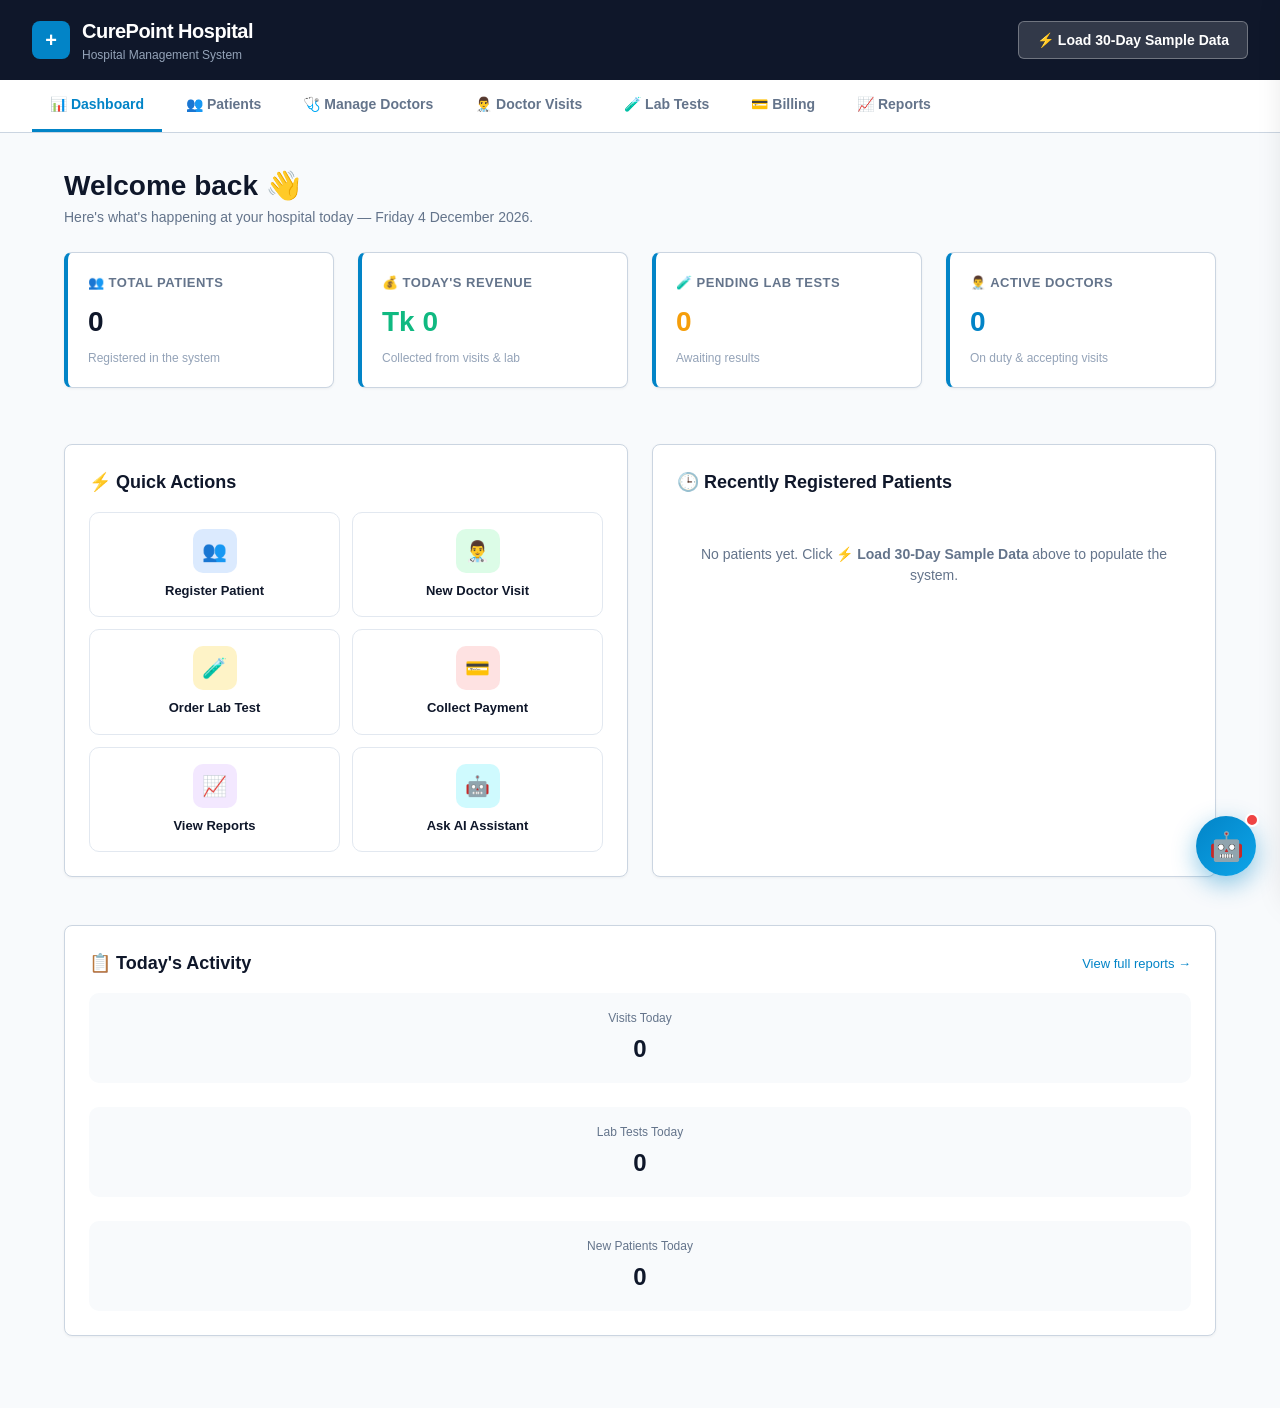
<file: index.html>
<!-- index.html -->
<!DOCTYPE html>
<html lang="en">
<head>
  <meta charset="UTF-8">
  <meta name="viewport" content="width=device-width, initial-scale=1.0">
  <title>Dashboard - CurePoint Hospital</title>
  <link rel="stylesheet" href="style.css">
</head>
<body>

  <!-- Top Header Banner -->
  <header>
    <div class="brand">
      <div class="brand-logo">+</div>
      <div>
        <div class="brand-title">CurePoint Hospital</div>
        <div class="brand-subtitle">Hospital Management System</div>
      </div>
    </div>
    <div>
      <button class="btn btn-outline" onclick="handleLoadSample()" style="background: rgba(255,255,255,0.15); color: white; border-color: rgba(255,255,255,0.3);">
        ⚡ Load 30-Day Sample Data
      </button>
    </div>
  </header>

  <!-- Navigation -->
  <nav>
    <a href="index.html" class="active">📊 Dashboard</a>
    <a href="patients.html">👥 Patients</a>
    <a href="manage-doctors.html">🩺 Manage Doctors</a>
    <a href="doctors.html">👨‍⚕️ Doctor Visits</a>
    <a href="lab.html">🧪 Lab Tests</a>
    <a href="billing.html">💳 Billing</a>
    <a href="reports.html">📈 Reports</a>
  </nav>

  <div class="container">

    <!-- Welcome strip -->
    <div style="margin-bottom: 1.5rem;">
      <h1 style="font-size: 28px; color: var(--text-dark);">Welcome back 👋</h1>
      <p style="color: #64748b; font-size: 14px;">Here's what's happening at your hospital today — <span id="todayDate"></span>.</p>
    </div>

    <!-- Key stats -->
    <div class="grid grid-4" style="margin-bottom: 2rem;">
      <div class="card stat-card">
        <div class="stat-label">👥 Total Patients</div>
        <div class="stat-value" id="statPatients">0</div>
        <div class="stat-sub" id="statPatientsSub">Registered in the system</div>
      </div>
      <div class="card stat-card">
        <div class="stat-label">💰 Today's Revenue</div>
        <div class="stat-value" style="color:#10b981;" id="statRevenue">Tk 0</div>
        <div class="stat-sub">Collected from visits & lab</div>
      </div>
      <div class="card stat-card">
        <div class="stat-label">🧪 Pending Lab Tests</div>
        <div class="stat-value" style="color:#f59e0b;" id="statPending">0</div>
        <div class="stat-sub">Awaiting results</div>
      </div>
      <div class="card stat-card">
        <div class="stat-label">👨‍⚕️ Active Doctors</div>
        <div class="stat-value" style="color:#0284c7;" id="statDoctors">0</div>
        <div class="stat-sub">On duty & accepting visits</div>
      </div>
    </div>

    <!-- Two-column layout -->
    <div class="grid grid-2" style="gap: 1.5rem;">

      <!-- Quick Actions -->
      <div class="card">
        <h2 style="font-size: 18px; margin-bottom: 1rem; color: var(--text-dark);">⚡ Quick Actions</h2>
        <div style="display: grid; grid-template-columns: 1fr 1fr; gap: 0.75rem;">
          <a href="patients.html" class="quick-action">
            <div class="qa-icon" style="background:#dbeafe; color:#1d4ed8;">👥</div>
            <div class="qa-label">Register Patient</div>
          </a>
          <a href="doctors.html" class="quick-action">
            <div class="qa-icon" style="background:#dcfce7; color:#15803d;">👨‍⚕️</div>
            <div class="qa-label">New Doctor Visit</div>
          </a>
          <a href="lab.html" class="quick-action">
            <div class="qa-icon" style="background:#fef3c7; color:#b45309;">🧪</div>
            <div class="qa-label">Order Lab Test</div>
          </a>
          <a href="billing.html" class="quick-action">
            <div class="qa-icon" style="background:#fee2e2; color:#b91c1c;">💳</div>
            <div class="qa-label">Collect Payment</div>
          </a>
          <a href="reports.html" class="quick-action">
            <div class="qa-icon" style="background:#f3e8ff; color:#7e22ce;">📈</div>
            <div class="qa-label">View Reports</div>
          </a>
          <div class="quick-action" onclick="openChatWidget()" style="cursor:pointer;">
            <div class="qa-icon" style="background:#cffafe; color:#0e7490;">🤖</div>
            <div class="qa-label">Ask AI Assistant</div>
          </div>
        </div>
      </div>

      <!-- Recent Patients -->
      <div class="card">
        <h2 style="font-size: 18px; margin-bottom: 1rem; color: var(--text-dark);">🕒 Recently Registered Patients</h2>
        <div id="recentPatientsBox">
          <p style="color:#64748b; font-size:14px; text-align:center; padding: 2rem 0;">
            No patients yet. Click <strong>⚡ Load 30-Day Sample Data</strong> above to populate the system.
          </p>
        </div>
      </div>

    </div>

    <!-- Today's activity feed -->
    <div class="card" style="margin-top: 1.5rem;">
      <div style="display:flex; justify-content:space-between; align-items:center; margin-bottom: 1rem;">
        <h2 style="font-size: 18px; color: var(--text-dark);">📋 Today's Activity</h2>
        <a href="reports.html" style="font-size:13px; color:#0284c7; text-decoration:none;">View full reports →</a>
      </div>
      <div class="grid grid-3">
        <div class="mini-stat">
          <div class="mini-label">Visits Today</div>
          <div class="mini-value" id="visitsToday">0</div>
        </div>
        <div class="mini-stat">
          <div class="mini-label">Lab Tests Today</div>
          <div class="mini-value" id="labsToday">0</div>
        </div>
        <div class="mini-stat">
          <div class="mini-label">New Patients Today</div>
          <div class="mini-value" id="newPatientsToday">0</div>
        </div>
      </div>
    </div>

  </div>

  <!-- Local scoped styles -->
  <style>
    .stat-card { padding: 1.25rem; }
    .stat-label { font-size: 13px; color:#64748b; margin-bottom: 0.5rem; }
    .stat-value { font-size: 28px; font-weight: 700; color: var(--text-dark); }
    .stat-sub { font-size: 12px; color:#94a3b8; margin-top: 0.25rem; }

    .quick-action {
      display: flex;
      flex-direction: column;
      align-items: center;
      justify-content: center;
      padding: 1rem;
      border: 1px solid #e2e8f0;
      border-radius: 10px;
      text-decoration: none;
      color: var(--text-dark);
      transition: all 0.2s ease;
      text-align: center;
    }
    .quick-action:hover {
      transform: translateY(-2px);
      border-color: #0284c7;
      box-shadow: 0 6px 16px rgba(2,132,199,0.12);
    }
    .qa-icon {
      width: 44px; height: 44px;
      border-radius: 10px;
      display:flex; align-items:center; justify-content:center;
      font-size: 20px;
      margin-bottom: 0.5rem;
    }
    .qa-label { font-size: 13px; font-weight: 600; }

    .mini-stat {
      padding: 1rem;
      background: #f8fafc;
      border-radius: 10px;
      text-align: center;
    }
    .mini-label { font-size: 12px; color:#64748b; margin-bottom: 0.25rem; }
    .mini-value { font-size: 24px; font-weight: 700; color: var(--text-dark); }

    .patient-row {
      display:flex; align-items:center; justify-content:space-between;
      padding: 0.75rem 0;
      border-bottom: 1px solid #f1f5f9;
    }
    .patient-row:last-child { border-bottom: none; }
    .patient-row .pr-name { font-size: 14px; font-weight: 600; color: var(--text-dark); }
    .patient-row .pr-meta { font-size: 12px; color:#64748b; }
    .patient-row .pr-id {
      background:#dbeafe; color:#1d4ed8;
      padding: 2px 8px; border-radius: 6px;
      font-size: 11px; font-weight: 600;
    }
  </style>

  <script src="db.js"></script>
  <script>
    // Format today's date nicely
    document.getElementById('todayDate').textContent =
      new Date().toLocaleDateString('en-GB', { weekday:'long', day:'numeric', month:'long', year:'numeric' });

    function handleLoadSample() {
      if (confirm('This will replace all current data with 30 days of sample records. Continue?')) {
        loadSampleData();
        location.reload();
      }
    }

    function openChatWidget() {
      const btn = document.getElementById('cm-chat-launcher');
      if (btn) btn.click();
    }

    function renderDashboard() {
      const patients = getRecords(DB_KEYS.PATIENTS);
      const doctors  = getRecords(DB_KEYS.DOCTORS);
      const labs     = getRecords(DB_KEYS.LAB_TESTS);
      const visits   = getRecords(DB_KEYS.VISITS);
      const payments = getRecords(DB_KEYS.PAYMENTS);
      const today    = todayISO();

      // Top stats
      document.getElementById('statPatients').textContent = patients.length;
      document.getElementById('statDoctors').textContent  = doctors.length;
      document.getElementById('statPending').textContent  =
        labs.filter(l => l.status === 'Pending').length;

      const todayRevenue = payments
        .filter(p => p.date === today && p.paid > 0)
        .reduce((sum, p) => sum + Number(p.paid || 0), 0);
      document.getElementById('statRevenue').textContent = 'Tk ' + todayRevenue.toLocaleString();

      const newPatientsToday = patients.filter(p =>
        (p.registeredAt || '').startsWith(today)
      ).length;
      document.getElementById('statPatientsSub').textContent =
        newPatientsToday > 0 ? `+${newPatientsToday} registered today` : 'Registered in the system';

      // Activity strip
      document.getElementById('visitsToday').textContent =
        visits.filter(v => v.date === today).length;
      document.getElementById('labsToday').textContent =
        labs.filter(l => l.date === today).length;
      document.getElementById('newPatientsToday').textContent = newPatientsToday;

      // Recent patients
      const box = document.getElementById('recentPatientsBox');
      if (patients.length) {
        const recent = [...patients]
          .sort((a, b) => (b.registeredAt || '').localeCompare(a.registeredAt || ''))
          .slice(0, 5);
        box.innerHTML = recent.map(p => `
          <div class="patient-row">
            <div>
              <div class="pr-name">${p.name}</div>
              <div class="pr-meta">${p.age} yrs · ${p.gender} · 📞 ${p.phone}</div>
            </div>
            <div class="pr-id">${p.id}</div>
          </div>
        `).join('');
      }
    }

    renderDashboard();
  </script>

  <!-- Floating AI chat widget -->
  <script src="chat-widget.js"></script>
</body>
</html>
</file>
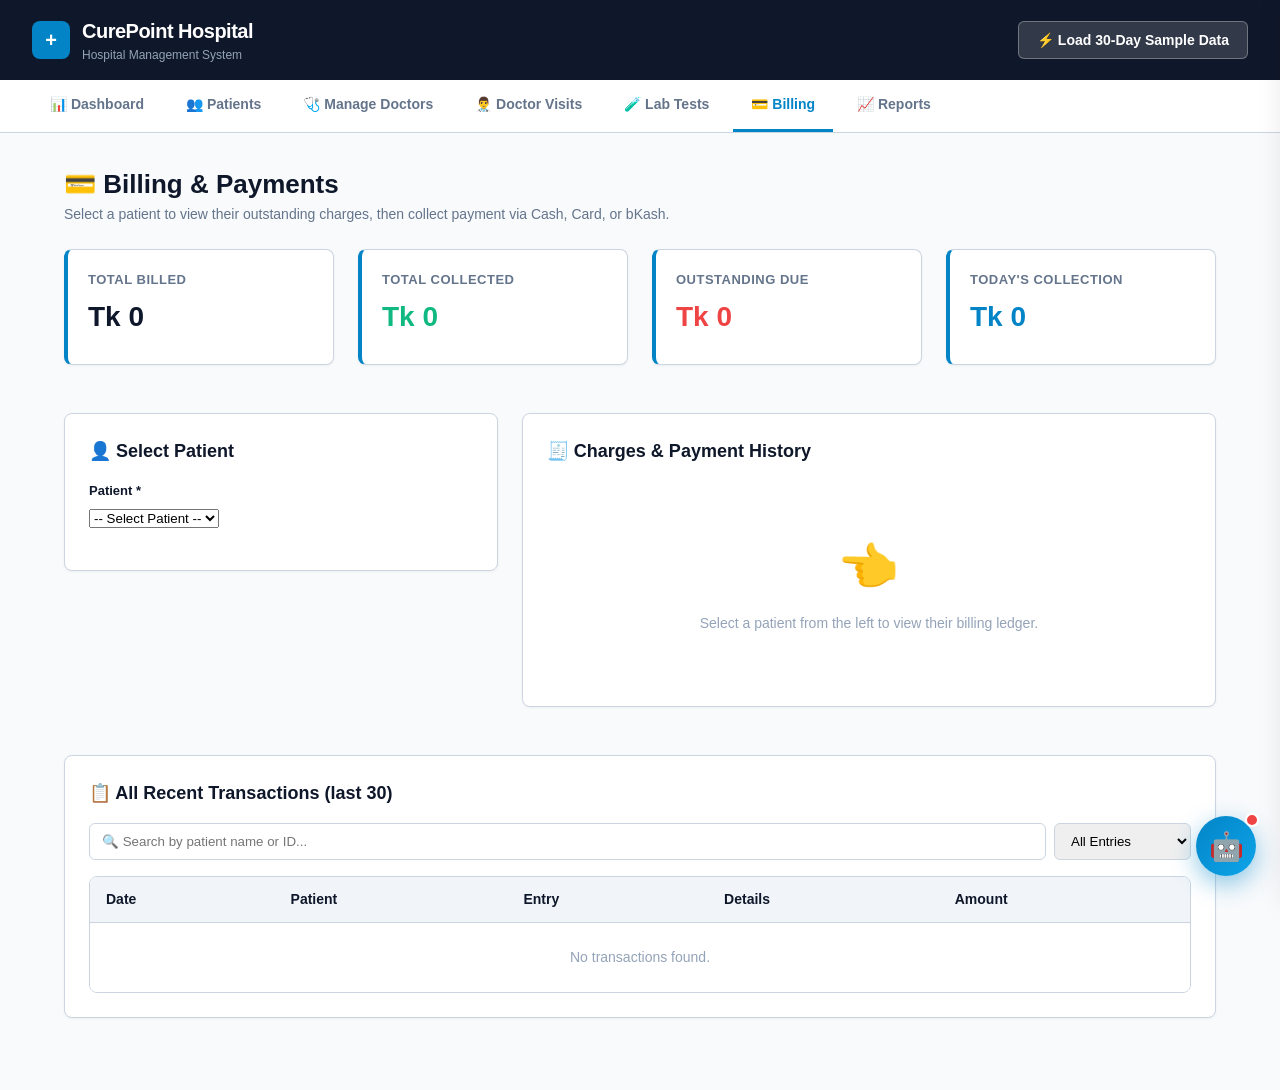
<file: billing.html>
<!-- billing.html -->
<!DOCTYPE html>
<html lang="en">
<head>
  <meta charset="UTF-8">
  <meta name="viewport" content="width=device-width, initial-scale=1.0">
  <title>Billing - CurePoint Hospital</title>
  <link rel="stylesheet" href="style.css">
</head>
<body>

  <!-- Top Header Banner -->
  <header>
    <div class="brand">
      <div class="brand-logo">+</div>
      <div>
        <div class="brand-title">CurePoint Hospital</div>
        <div class="brand-subtitle">Hospital Management System</div>
      </div>
    </div>
    <div>
      <button class="btn btn-outline" onclick="handleLoadSample()" style="background: rgba(255,255,255,0.15); color: white; border-color: rgba(255,255,255,0.3);">
        ⚡ Load 30-Day Sample Data
      </button>
    </div>
  </header>

  <!-- Navigation -->
  <nav>
    <a href="index.html">📊 Dashboard</a>
    <a href="patients.html">👥 Patients</a>
    <a href="manage-doctors.html">🩺 Manage Doctors</a>
    <a href="doctors.html">👨‍⚕️ Doctor Visits</a>
    <a href="lab.html">🧪 Lab Tests</a>
    <a href="billing.html" class="active">💳 Billing</a>
    <a href="reports.html">📈 Reports</a>
  </nav>

  <div class="container">

    <div style="margin-bottom: 1.5rem;">
      <h1 style="font-size: 26px; color: var(--text-dark);">💳 Billing & Payments</h1>
      <p style="color: #64748b; font-size: 14px;">Select a patient to view their outstanding charges, then collect payment via Cash, Card, or bKash.</p>
    </div>

    <!-- Stat strip -->
    <div class="grid grid-4" style="margin-bottom: 1.5rem;">
      <div class="card stat-card">
        <div class="stat-label">Total Billed</div>
        <div class="stat-value" id="statBilled">Tk 0</div>
      </div>
      <div class="card stat-card">
        <div class="stat-label">Total Collected</div>
        <div class="stat-value" id="statPaid" style="color:#10b981;">Tk 0</div>
      </div>
      <div class="card stat-card">
        <div class="stat-label">Outstanding Due</div>
        <div class="stat-value" id="statDue" style="color:#ef4444;">Tk 0</div>
      </div>
      <div class="card stat-card">
        <div class="stat-label">Today's Collection</div>
        <div class="stat-value" id="statToday" style="color:#0284c7;">Tk 0</div>
      </div>
    </div>

    <div class="grid grid-2" style="grid-template-columns: 1fr 1.6fr; align-items: start;">

      <!-- LEFT — Patient selector + payment form -->
      <div class="card">
        <div class="card-title">👤 Select Patient</div>
        <div class="form-group">
          <label>Patient *</label>
          <select id="patientSel" onchange="loadPatientBill()">
            <option value="">-- Select Patient --</option>
          </select>
        </div>

        <div id="patientSummary" style="display:none; background:#f0f9ff; border-left:4px solid #0284c7; padding:12px 14px; border-radius:6px; margin-bottom:16px;">
          <div style="font-size:13px; color:#0369a1; margin-bottom:6px;" id="patientInfo"></div>
          <div style="display:flex; justify-content:space-between; margin-top:8px; font-size:13px;">
            <div>
              <div style="color:#64748b; font-size:11px;">BILLED</div>
              <div style="font-weight:700;" id="pBilled">Tk 0</div>
            </div>
            <div>
              <div style="color:#64748b; font-size:11px;">PAID</div>
              <div style="font-weight:700; color:#10b981;" id="pPaid">Tk 0</div>
            </div>
            <div>
              <div style="color:#64748b; font-size:11px;">DUE</div>
              <div style="font-weight:700; color:#ef4444;" id="pDue">Tk 0</div>
            </div>
          </div>
        </div>

        <div id="paymentFormBox" style="display:none;">
          <div class="card-title" style="font-size:15px; margin-top:8px;">💰 Collect Payment</div>
          <form id="payForm">
            <div class="form-group">
              <label>Amount (Tk) *</label>
              <input type="number" id="payAmount" min="1" step="0.01" required placeholder="Enter amount">
            </div>
            <div class="form-group">
              <label>Payment Method *</label>
              <select id="payMethod" required>
                <option value="">-- Select Method --</option>
                <option value="Cash">💵 Cash</option>
                <option value="Card">💳 Card</option>
                <option value="bKash">📱 bKash</option>
              </select>
            </div>
            <div class="form-group">
              <label>Date *</label>
              <input type="date" id="payDate" required>
            </div>
            <div class="form-group">
              <label>Note (optional)</label>
              <input type="text" id="payNote" placeholder="E.g. transaction ID, remarks">
            </div>
            <button type="submit" class="btn btn-primary" style="width:100%;">✓ Record Payment</button>
          </form>
        </div>
      </div>

      <!-- RIGHT — Charges + payment history for selected patient -->
      <div class="card">
        <div class="card-title">🧾 Charges & Payment History</div>

        <div id="noPatientMsg" style="text-align:center; padding:3rem 1rem; color:#94a3b8;">
          <div style="font-size:48px; margin-bottom:12px;">👈</div>
          <div style="font-size:14px;">Select a patient from the left to view their billing ledger.</div>
        </div>

        <div id="billLedger" style="display:none;">
          <div style="font-weight:600; font-size:13px; color:#475569; margin-bottom:8px;">CHARGES</div>
          <div class="table-scroll" style="max-height:260px;">
            <table>
              <thead>
                <tr>
                  <th>Date</th>
                  <th>Type</th>
                  <th>Description</th>
                  <th>Amount</th>
                </tr>
              </thead>
              <tbody id="chargesTable"></tbody>
            </table>
          </div>

          <div style="font-weight:600; font-size:13px; color:#475569; margin:14px 0 8px;">PAYMENTS RECEIVED</div>
          <div class="table-scroll" style="max-height:240px;">
            <table>
              <thead>
                <tr>
                  <th>Date</th>
                  <th>Method</th>
                  <th>Note</th>
                  <th>Amount</th>
                </tr>
              </thead>
              <tbody id="paymentsTable"></tbody>
            </table>
          </div>
        </div>
      </div>

    </div>

    <!-- ALL recent transactions -->
    <div class="card" style="margin-top:1.5rem;">
      <div class="card-title">📋 All Recent Transactions (last 30)</div>
      <div style="display:flex; gap:8px; margin-bottom:12px; flex-wrap:wrap;">
        <input type="text" id="searchAll" placeholder="🔍 Search by patient name or ID..." style="flex:1; padding:9px 12px; border:1px solid #cbd5e1; border-radius:6px; min-width:200px;">
        <select id="filterKind" style="padding:9px 12px; border:1px solid #cbd5e1; border-radius:6px;">
          <option value="">All Entries</option>
          <option value="charge">Charges Only</option>
          <option value="payment">Payments Only</option>
        </select>
      </div>
      <div class="table-scroll" style="max-height:380px;">
        <table>
          <thead>
            <tr>
              <th>Date</th>
              <th>Patient</th>
              <th>Entry</th>
              <th>Details</th>
              <th>Amount</th>
            </tr>
          </thead>
          <tbody id="allTxnTable">
            <tr><td colspan="5" style="text-align:center; color:#94a3b8;">No transactions yet.</td></tr>
          </tbody>
        </table>
      </div>
    </div>

  </div>

  <!-- Scripts -->
  <script src="db.js"></script>
  <script src="chat-widget.js"></script>
  <script>
    let currentPatientId = null;

    function handleLoadSample() {
      if (confirm('Load 30-day sample data? This will replace any existing records.')) {
        loadSampleData();
        location.reload();
      }
    }

    // ---------- Load patient dropdown ----------
    function loadPatientsList() {
      const patients = getRecords(DB_KEYS.PATIENTS);
      const sel = document.getElementById('patientSel');
      sel.innerHTML = '<option value="">-- Select Patient --</option>' +
        patients.map(p => `<option value="${p.id}">${p.id} — ${p.name} (${p.age}/${p.gender})</option>`).join('');
    }

    // ---------- Compute billing totals for ONE patient ----------
    function computePatientBill(patientId) {
      const payments = getRecords(DB_KEYS.PAYMENTS);
      const rows = payments.filter(p => p.patientId === patientId);
      // In this system:
      //   - A record with (amount > 0 && paid == 0 && method == '') = a CHARGE
      //   - A record with (paid > 0 && method)                      = a PAYMENT
      const charges = rows.filter(r => (+r.amount || 0) > 0 && (!r.method) && (!r.paid || +r.paid === 0));
      const paymentsIn = rows.filter(r => (+r.paid || 0) > 0 && r.method);
      const billed = charges.reduce((s, r) => s + (+r.amount || 0), 0);
      const paid = paymentsIn.reduce((s, r) => s + (+r.paid || 0), 0);
      return { charges, paymentsIn, billed, paid, due: billed - paid };
    }

    // ---------- Render selected patient's bill ----------
    function loadPatientBill() {
      currentPatientId = document.getElementById('patientSel').value;
      const summary = document.getElementById('patientSummary');
      const payBox = document.getElementById('paymentFormBox');
      const noMsg = document.getElementById('noPatientMsg');
      const ledger = document.getElementById('billLedger');

      if (!currentPatientId) {
        summary.style.display = 'none';
        payBox.style.display = 'none';
        noMsg.style.display = 'block';
        ledger.style.display = 'none';
        return;
      }

      const patients = getRecords(DB_KEYS.PATIENTS);
      const patient = patients.find(p => p.id === currentPatientId);
      if (!patient) return;

      const bill = computePatientBill(currentPatientId);

      document.getElementById('patientInfo').innerHTML =
        `<strong>${patient.name}</strong> · ${patient.id} · ${patient.age}y ${patient.gender} · 📞 ${patient.phone || '—'}`;
      document.getElementById('pBilled').innerText = 'Tk ' + bill.billed.toLocaleString();
      document.getElementById('pPaid').innerText = 'Tk ' + bill.paid.toLocaleString();
      document.getElementById('pDue').innerText = 'Tk ' + bill.due.toLocaleString();

      summary.style.display = 'block';
      payBox.style.display = 'block';
      noMsg.style.display = 'none';
      ledger.style.display = 'block';

      // Charges table
      const cTbody = document.getElementById('chargesTable');
      if (!bill.charges.length) {
        cTbody.innerHTML = `<tr><td colspan="4" style="text-align:center; color:#94a3b8;">No charges on file.</td></tr>`;
      } else {
        cTbody.innerHTML = bill.charges.slice().reverse().map(c => `
          <tr>
            <td style="font-size:12px; color:#64748b;">${c.date}</td>
            <td><span style="background:#fef3c7; color:#92400e; padding:2px 8px; border-radius:10px; font-size:11px; font-weight:600;">${c.type || 'Charge'}</span></td>
            <td style="font-size:12px;">${c.source || ''} ${c.refId ? '· ' + c.refId : ''}</td>
            <td style="font-weight:600;">Tk ${(+c.amount).toLocaleString()}</td>
          </tr>
        `).join('');
      }

      // Payments table
      const pTbody = document.getElementById('paymentsTable');
      if (!bill.paymentsIn.length) {
        pTbody.innerHTML = `<tr><td colspan="4" style="text-align:center; color:#94a3b8;">No payments received yet.</td></tr>`;
      } else {
        pTbody.innerHTML = bill.paymentsIn.slice().reverse().map(p => `
          <tr>
            <td style="font-size:12px; color:#64748b;">${p.date}</td>
            <td><span style="background:#dcfce7; color:#166534; padding:2px 8px; border-radius:10px; font-size:11px; font-weight:600;">${p.method}</span></td>
            <td style="font-size:12px;">${p.note || '—'}</td>
            <td style="font-weight:600; color:#10b981;">Tk ${(+p.paid).toLocaleString()}</td>
          </tr>
        `).join('');
      }

      // Prefill payment amount with full due
      document.getElementById('payAmount').value = bill.due > 0 ? bill.due : '';
    }

    // ---------- Submit payment ----------
    document.getElementById('payForm').addEventListener('submit', function (e) {
      e.preventDefault();
      if (!currentPatientId) return alert('Please select a patient first.');

      const amount = parseFloat(document.getElementById('payAmount').value);
      const method = document.getElementById('payMethod').value;
      const date = document.getElementById('payDate').value;
      const note = document.getElementById('payNote').value.trim();

      if (!amount || amount <= 0) return alert('Enter a valid payment amount.');
      if (!method) return alert('Please choose a payment method.');

      const patients = getRecords(DB_KEYS.PATIENTS);
      const patient = patients.find(p => p.id === currentPatientId);

      const payments = getRecords(DB_KEYS.PAYMENTS);
      payments.push({
        id: 'PY-' + Date.now(),
        patientId: currentPatientId,
        patientName: patient.name,
        type: 'Payment',
        source: 'Billing',
        refId: '',
        amount: 0,
        paid: amount,
        method: method,
        date: date,
        note: note,
        createdAt: new Date().toISOString()
      });
      saveRecords(DB_KEYS.PAYMENTS, payments);

      this.reset();
      document.getElementById('payDate').value = new Date().toISOString().split('T')[0];
      loadPatientBill();
      renderStats();
      renderAllTxns();
      alert(`✓ Tk ${amount.toLocaleString()} collected via ${method}.`);
    });

    // ---------- Overall stats across hospital ----------
    function renderStats() {
      const payments = getRecords(DB_KEYS.PAYMENTS);
      let totalBilled = 0, totalPaid = 0, todayPaid = 0;
      const today = new Date().toISOString().split('T')[0];

      payments.forEach(r => {
        const amt = +r.amount || 0;
        const paid = +r.paid || 0;
        if (amt > 0 && !r.method && paid === 0) totalBilled += amt;
        if (paid > 0 && r.method) {
          totalPaid += paid;
          if (r.date === today) todayPaid += paid;
        }
      });

      document.getElementById('statBilled').innerText = 'Tk ' + totalBilled.toLocaleString();
      document.getElementById('statPaid').innerText = 'Tk ' + totalPaid.toLocaleString();
      document.getElementById('statDue').innerText = 'Tk ' + (totalBilled - totalPaid).toLocaleString();
      document.getElementById('statToday').innerText = 'Tk ' + todayPaid.toLocaleString();
    }

    // ---------- All recent transactions table ----------
    function renderAllTxns() {
      const payments = getRecords(DB_KEYS.PAYMENTS);
      const search = document.getElementById('searchAll').value.toLowerCase();
      const kind = document.getElementById('filterKind').value;

      let list = [...payments].reverse();
      if (search) {
        list = list.filter(r =>
          (r.patientName || '').toLowerCase().includes(search) ||
          (r.patientId || '').toLowerCase().includes(search)
        );
      }
      if (kind === 'charge') list = list.filter(r => (+r.amount || 0) > 0 && !r.method);
      if (kind === 'payment') list = list.filter(r => (+r.paid || 0) > 0 && r.method);
      list = list.slice(0, 30);

      const tbody = document.getElementById('allTxnTable');
      if (!list.length) {
        tbody.innerHTML = `<tr><td colspan="5" style="text-align:center; color:#94a3b8; padding:1.5rem;">No transactions found.</td></tr>`;
        return;
      }

      tbody.innerHTML = list.map(r => {
        const isPayment = (+r.paid || 0) > 0 && r.method;
        const amount = isPayment ? r.paid : r.amount;
        const badge = isPayment
          ? `<span style="background:#dcfce7; color:#166534; padding:2px 8px; border-radius:10px; font-size:11px; font-weight:600;">💰 ${r.method}</span>`
          : `<span style="background:#fef3c7; color:#92400e; padding:2px 8px; border-radius:10px; font-size:11px; font-weight:600;">🧾 ${r.type || 'Charge'}</span>`;
        return `
          <tr>
            <td style="font-size:12px; color:#64748b;">${r.date}</td>
            <td>
              <div style="font-weight:600; font-size:13px;">${r.patientName}</div>
              <div style="font-size:11px; color:#94a3b8;">${r.patientId}</div>
            </td>
            <td>${badge}</td>
            <td style="font-size:12px; color:#475569;">${r.source || ''} ${r.refId ? '· ' + r.refId : ''} ${r.note ? '· ' + r.note : ''}</td>
            <td style="font-weight:700; color:${isPayment ? '#10b981' : '#1e293b'};">Tk ${(+amount).toLocaleString()}</td>
          </tr>
        `;
      }).join('');
    }

    document.getElementById('searchAll').addEventListener('input', renderAllTxns);
    document.getElementById('filterKind').addEventListener('change', renderAllTxns);

    // ---------- Init ----------
    document.getElementById('payDate').value = new Date().toISOString().split('T')[0];
    loadPatientsList();
    renderStats();
    renderAllTxns();
  </script>
</body>
</html>
</file>
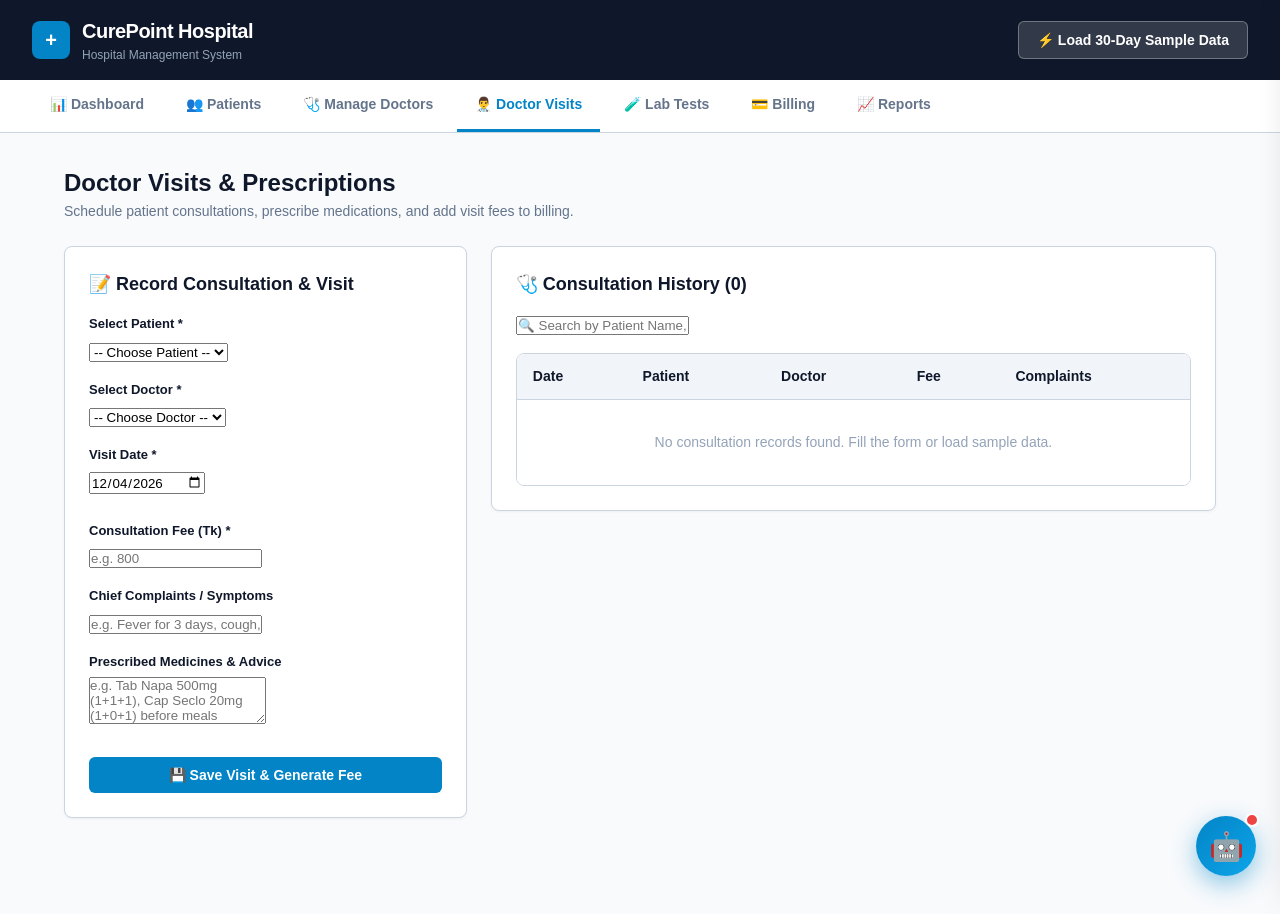
<file: doctors.html>
<!DOCTYPE html>
<html lang="en">
<head>
  <meta charset="UTF-8">
  <meta name="viewport" content="width=device-width, initial-scale=1.0">
  <title>Doctor Visits & Prescriptions - CurePoint Hospital</title>
  <link rel="stylesheet" href="style.css">
</head>
<body>

  <!-- Top Header Banner -->
  <header>
    <div class="brand">
      <div class="brand-logo">+</div>
      <div>
        <div class="brand-title">CurePoint Hospital</div>
        <div class="brand-subtitle">Hospital Management System</div>
      </div>
    </div>
    <div>
      <button class="btn btn-outline" onclick="loadSampleData(); location.reload();" style="background: rgba(255,255,255,0.15); color: white; border-color: rgba(255,255,255,0.3);">
        ⚡ Load 30-Day Sample Data
      </button>
    </div>
  </header>

  <!-- Navigation Bar -->
  <nav>
    <a href="index.html">📊 Dashboard</a>
    <a href="patients.html">👥 Patients</a>
    <a href="manage-doctors.html">🩺 Manage Doctors</a>
    <a href="doctors.html" class="active">👨‍⚕️ Doctor Visits</a>
    <a href="lab.html">🧪 Lab Tests</a>
    <a href="billing.html">💳 Billing</a>
    <a href="reports.html">📈 Reports</a>
  </nav>

  <!-- Main Content Container -->
  <div class="container">

    <div style="margin-bottom: 1.5rem;">
      <h1 style="font-size: 24px; color: var(--text-dark);">Doctor Visits & Prescriptions</h1>
      <p style="color: #64748b; font-size: 14px;">Schedule patient consultations, prescribe medications, and add visit fees to billing.</p>
    </div>

    <!-- Layout: Left Form, Right History Table -->
    <div class="grid grid-2" style="grid-template-columns: 1fr 1.8fr; align-items: start;">
      
      <!-- New Consultation Form -->
      <div class="card">
        <div class="card-title">📝 Record Consultation & Visit</div>
        <form id="visitForm" onsubmit="saveVisit(event)">
          
          <div class="form-group">
            <label>Select Patient *</label>
            <select id="visitPatient" required>
              <option value="">-- Choose Patient --</option>
            </select>
          </div>

          <div class="form-group">
            <label>Select Doctor *</label>
            <select id="visitDoctor" onchange="updateDoctorFee()" required>
              <option value="">-- Choose Doctor --</option>
            </select>
          </div>

          <div class="grid grid-2" style="gap: 10px; margin-bottom: 0;">
            <div class="form-group">
              <label>Visit Date *</label>
              <input type="date" id="visitDate" required>
            </div>
            <div class="form-group">
              <label>Consultation Fee (Tk) *</label>
              <input type="number" id="visitFee" min="0" placeholder="e.g. 800" required>
            </div>
          </div>

          <div class="form-group">
            <label>Chief Complaints / Symptoms</label>
            <input type="text" id="visitSymptoms" placeholder="e.g. Fever for 3 days, cough, headache">
          </div>

          <div class="form-group">
            <label>Prescribed Medicines & Advice</label>
            <textarea id="visitMedicines" rows="3" placeholder="e.g. Tab Napa 500mg (1+1+1), Cap Seclo 20mg (1+0+1) before meals"></textarea>
          </div>

          <button type="submit" class="btn btn-primary" style="width: 100%; margin-top: 10px;">💾 Save Visit & Generate Fee</button>
        </form>
      </div>

      <!-- Visits History Table -->
      <div class="card">
        <div class="card-title" style="margin-bottom: 15px;">
          <span>🩺 Consultation History (<span id="visitCount">0</span>)</span>
        </div>

        <!-- Search Bar -->
        <div class="form-group">
          <input type="text" id="searchInput" oninput="filterVisits()" placeholder="🔍 Search by Patient Name, ID, or Doctor Name...">
        </div>

        <!-- Visits Table -->
        <div class="table-scroll" style="max-height: 520px;">
          <table>
            <thead>
              <tr>
                <th>Date</th>
                <th>Patient</th>
                <th>Doctor</th>
                <th>Fee</th>
                <th>Complaints</th>
              </tr>
            </thead>
            <tbody id="visitTableBody">
              <tr><td colspan="5" style="text-align: center; color: #94a3b8;">Loading visit records...</td></tr>
            </tbody>
          </table>
        </div>
      </div>

    </div>

  </div>

  <script src="db.js"></script>
  <script src="chat-widget.js"></script>
  <script>
    let allPatients = [];
    let allDoctors = [];
    let allVisits = [];

    // Initialize Page
    function init() {
      allPatients = getRecords(DB_KEYS.PATIENTS);
      allDoctors = getRecords(DB_KEYS.DOCTORS);
      allVisits = getRecords(DB_KEYS.VISITS);

      // Set default date to today
      document.getElementById('visitDate').value = new Date().toISOString().split('T')[0];

      populateDropdowns();
      document.getElementById('visitCount').innerText = allVisits.length;
      renderTable(allVisits);
    }

    // Populate Patient and Doctor Select Options
    function populateDropdowns() {
      const pSelect = document.getElementById('visitPatient');
      pSelect.innerHTML = '<option value="">-- Choose Patient --</option>' + 
        allPatients.map(p => `<option value="${p.id}">${p.name} (${p.id}) - ${p.phone}</option>`).join('');

      const dSelect = document.getElementById('visitDoctor');
      dSelect.innerHTML = '<option value="">-- Choose Doctor --</option>' + 
        allDoctors.map(d => `<option value="${d.id}" data-fee="${d.fee}">${d.name} (${d.specialty}) - Tk ${d.fee}</option>`).join('');
    }

    // Auto Fill Doctor Fee when Doctor selected
    function updateDoctorFee() {
      const dSelect = document.getElementById('visitDoctor');
      const selectedOption = dSelect.options[dSelect.selectedIndex];
      if (selectedOption && selectedOption.dataset.fee) {
        document.getElementById('visitFee').value = selectedOption.dataset.fee;
      }
    }

    // Render Visit Table
    function renderTable(list) {
      const tbody = document.getElementById('visitTableBody');
      if (!list || list.length === 0) {
        tbody.innerHTML = `<tr><td colspan="5" style="text-align: center; color: #94a3b8; padding: 2rem;">No consultation records found. Fill the form or load sample data.</td></tr>`;
        return;
      }

      // Newest first
      const sorted = [...list].reverse();
      tbody.innerHTML = sorted.map(v => `
        <tr>
          <td style="font-size: 13px; color: #64748b;">${v.date}</td>
          <td>
            <strong>${v.patientName || v.patientId}</strong><br>
            <small style="color: #64748b;">${v.patientId}</small>
          </td>
          <td><strong>${v.doctorName}</strong></td>
          <td><span class="badge badge-success">Tk ${v.fee}</span></td>
          <td style="font-size: 13px; color: #475569;">${v.chiefComplaints || 'Routine checkup'}</td>
        </tr>
      `).join('');
    }

    // Save Consultation Visit
    function saveVisit(e) {
      e.preventDefault();

      const patientId = document.getElementById('visitPatient').value;
      const doctorId = document.getElementById('visitDoctor').value;
      const patient = allPatients.find(p => p.id === patientId);
      const doctor = allDoctors.find(d => d.id === doctorId);

      if (!patient || !doctor) {
        alert('Please select both a valid patient and doctor!');
        return;
      }

      const fee = parseFloat(document.getElementById('visitFee').value) || 0;
      const visitDate = document.getElementById('visitDate').value;

      const newVisit = {
        id: 'V-' + (1000 + allVisits.length + 1),
        patientId: patient.id,
        patientName: patient.name,
        doctorId: doctor.id,
        doctorName: doctor.name,
        date: visitDate,
        chiefComplaints: document.getElementById('visitSymptoms').value.trim(),
        medicines: document.getElementById('visitMedicines').value.trim(),
        fee: fee
      };

      allVisits.push(newVisit);
      saveRecords(DB_KEYS.VISITS, allVisits);

      // Auto add to payment ledger (Unpaid/Due initially)
      const allPayments = getRecords(DB_KEYS.PAYMENTS);
      allPayments.push({
        id: 'PM-' + (2000 + allPayments.length + 1),
        patientId: patient.id,
        patientName: patient.name,
        date: visitDate,
        type: 'Doctor Visit',
        itemDetails: `Consultation with ${doctor.name}`,
        total: fee,
        paid: 0,
        due: fee,
        status: 'Due',
        method: 'Cash'
      });
      saveRecords(DB_KEYS.PAYMENTS, allPayments);

      alert(`✅ Visit recorded for ${patient.name}! Tk ${fee} consultation fee added to patient billing ledger.`);

      document.getElementById('visitForm').reset();
      document.getElementById('visitDate').value = new Date().toISOString().split('T')[0];
      init();
    }

    // Filter Visits
    function filterVisits() {
      const query = document.getElementById('searchInput').value.toLowerCase().trim();
      if (!query) {
        renderTable(allVisits);
        return;
      }

      const filtered = allVisits.filter(v => 
        (v.patientName && v.patientName.toLowerCase().includes(query)) ||
        v.patientId.toLowerCase().includes(query) ||
        (v.doctorName && v.doctorName.toLowerCase().includes(query))
      );

      renderTable(filtered);
    }

    init();
  </script>
</body>
</html>
</file>
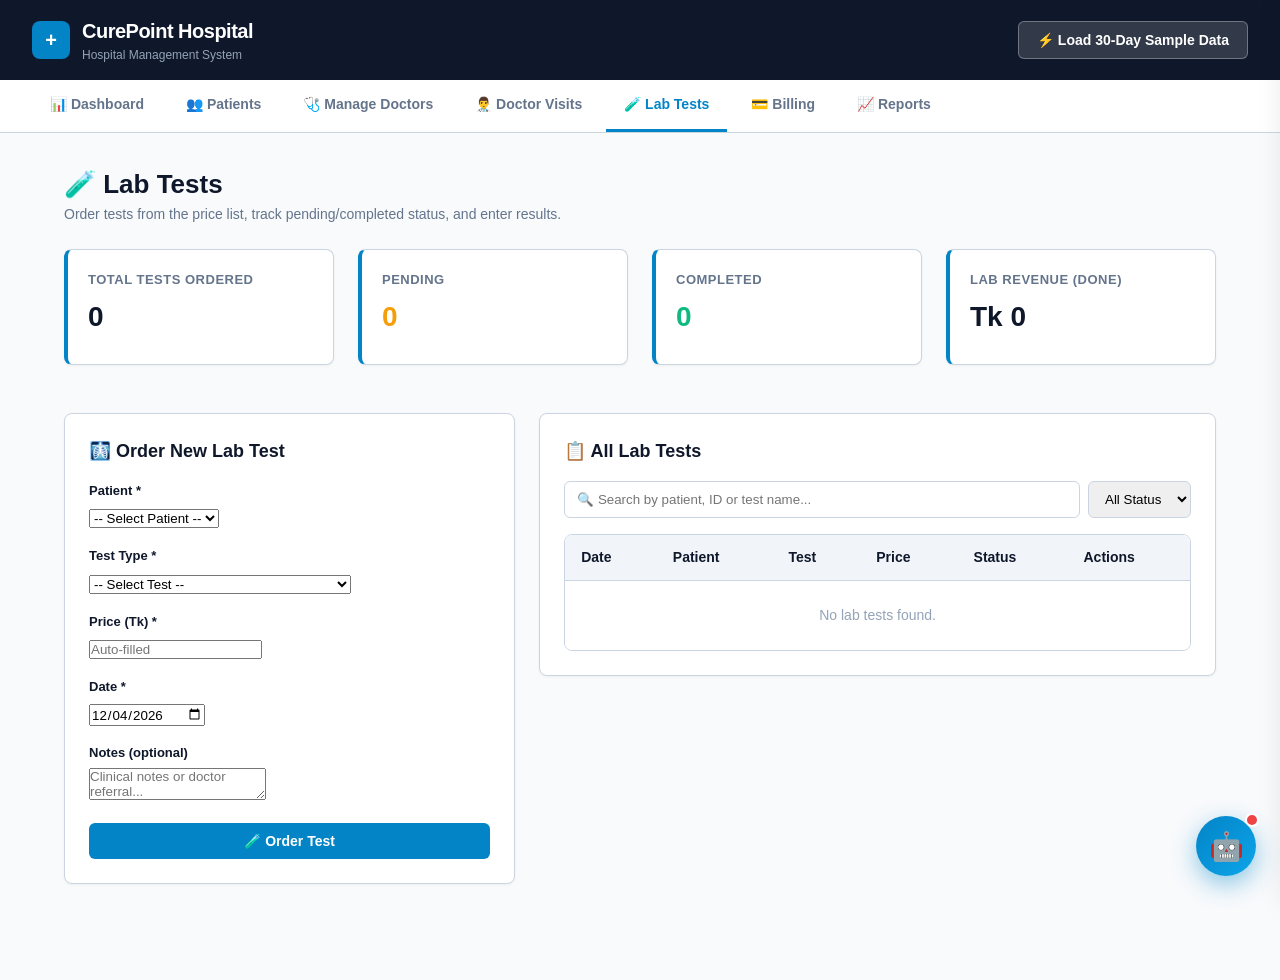
<file: lab.html>
<!-- lab.html -->
<!DOCTYPE html>
<html lang="en">
<head>
  <meta charset="UTF-8">
  <meta name="viewport" content="width=device-width, initial-scale=1.0">
  <title>Lab Tests - CurePoint Hospital</title>
  <link rel="stylesheet" href="style.css">
</head>
<body>

  <!-- Top Header Banner -->
  <header>
    <div class="brand">
      <div class="brand-logo">+</div>
      <div>
        <div class="brand-title">CurePoint Hospital</div>
        <div class="brand-subtitle">Hospital Management System</div>
      </div>
    </div>
    <div>
      <button class="btn btn-outline" onclick="handleLoadSample()" style="background: rgba(255,255,255,0.15); color: white; border-color: rgba(255,255,255,0.3);">
        ⚡ Load 30-Day Sample Data
      </button>
    </div>
  </header>

  <!-- Navigation -->
  <nav>
    <a href="index.html">📊 Dashboard</a>
    <a href="patients.html">👥 Patients</a>
    <a href="manage-doctors.html">🩺 Manage Doctors</a>
    <a href="doctors.html">👨‍⚕️ Doctor Visits</a>
    <a href="lab.html" class="active">🧪 Lab Tests</a>
    <a href="billing.html">💳 Billing</a>
    <a href="reports.html">📈 Reports</a>
  </nav>

  <div class="container">

    <div style="margin-bottom: 1.5rem;">
      <h1 style="font-size: 26px; color: var(--text-dark);">🧪 Lab Tests</h1>
      <p style="color: #64748b; font-size: 14px;">Order tests from the price list, track pending/completed status, and enter results.</p>
    </div>

    <!-- Stat strip -->
    <div class="grid grid-4" style="margin-bottom: 1.5rem;">
      <div class="card stat-card">
        <div class="stat-label">Total Tests Ordered</div>
        <div class="stat-value" id="statTotal">0</div>
      </div>
      <div class="card stat-card">
        <div class="stat-label">Pending</div>
        <div class="stat-value" id="statPending" style="color:#f59e0b;">0</div>
      </div>
      <div class="card stat-card">
        <div class="stat-label">Completed</div>
        <div class="stat-value" id="statDone" style="color:#10b981;">0</div>
      </div>
      <div class="card stat-card">
        <div class="stat-label">Lab Revenue (Done)</div>
        <div class="stat-value" id="statRevenue">Tk 0</div>
      </div>
    </div>

    <div class="grid grid-2" style="grid-template-columns: 1fr 1.5fr; align-items: start;">

      <!-- Order Test Form -->
      <div class="card">
        <div class="card-title">🩻 Order New Lab Test</div>
        <form id="labForm">
          <div class="form-group">
            <label>Patient *</label>
            <select id="patientId" required>
              <option value="">-- Select Patient --</option>
            </select>
          </div>

          <div class="form-group">
            <label>Test Type *</label>
            <select id="testType" required onchange="autoFillPrice()">
              <option value="">-- Select Test --</option>
              <option value="Complete Blood Count (CBC)" data-price="400">Complete Blood Count (CBC) — Tk 400</option>
              <option value="Blood Sugar (Fasting)" data-price="250">Blood Sugar (Fasting) — Tk 250</option>
              <option value="Lipid Profile" data-price="900">Lipid Profile — Tk 900</option>
              <option value="Liver Function Test (LFT)" data-price="1200">Liver Function Test (LFT) — Tk 1,200</option>
              <option value="Kidney Function Test (KFT)" data-price="1100">Kidney Function Test (KFT) — Tk 1,100</option>
              <option value="Urine Routine" data-price="300">Urine Routine — Tk 300</option>
              <option value="Thyroid Panel (TSH, T3, T4)" data-price="1500">Thyroid Panel (TSH, T3, T4) — Tk 1,500</option>
              <option value="X-Ray Chest" data-price="600">X-Ray Chest — Tk 600</option>
              <option value="Ultrasound Abdomen" data-price="1800">Ultrasound Abdomen — Tk 1,800</option>
              <option value="ECG" data-price="500">ECG — Tk 500</option>
              <option value="COVID-19 RT-PCR" data-price="2500">COVID-19 RT-PCR — Tk 2,500</option>
              <option value="Dengue NS1" data-price="700">Dengue NS1 — Tk 700</option>
            </select>
          </div>

          <div class="form-group">
            <label>Price (Tk) *</label>
            <input type="number" id="price" required min="0" placeholder="Auto-filled">
          </div>

          <div class="form-group">
            <label>Date *</label>
            <input type="date" id="testDate" required>
          </div>

          <div class="form-group">
            <label>Notes (optional)</label>
            <textarea id="notes" rows="2" placeholder="Clinical notes or doctor referral..."></textarea>
          </div>

          <button type="submit" class="btn btn-primary" style="width:100%;">🧪 Order Test</button>
        </form>
      </div>

      <!-- Tests Table -->
      <div class="card">
        <div class="card-title">📋 All Lab Tests</div>

        <div style="display:flex; gap:8px; margin-bottom:12px; flex-wrap:wrap;">
          <input type="text" id="searchInput" placeholder="🔍 Search by patient, ID or test name..." style="flex:1; padding:9px 12px; border:1px solid #cbd5e1; border-radius:6px; min-width:200px;">
          <select id="filterStatus" style="padding:9px 12px; border:1px solid #cbd5e1; border-radius:6px;">
            <option value="">All Status</option>
            <option value="Pending">Pending</option>
            <option value="Done">Done</option>
          </select>
        </div>

        <div class="table-scroll" style="max-height: 520px;">
          <table>
            <thead>
              <tr>
                <th>Date</th>
                <th>Patient</th>
                <th>Test</th>
                <th>Price</th>
                <th>Status</th>
                <th>Actions</th>
              </tr>
            </thead>
            <tbody id="labTable">
              <tr><td colspan="6" style="text-align:center; color:#94a3b8;">No lab tests yet.</td></tr>
            </tbody>
          </table>
        </div>
      </div>

    </div>
  </div>

  <!-- Result Entry Modal -->
  <div id="resultModal" style="display:none; position:fixed; inset:0; background:rgba(0,0,0,0.5); z-index:9000; align-items:center; justify-content:center;">
    <div style="background:white; border-radius:10px; padding:24px; max-width:500px; width:90%; box-shadow:0 20px 60px rgba(0,0,0,0.3);">
      <div style="display:flex; justify-content:space-between; align-items:center; margin-bottom:14px;">
        <h3 style="margin:0; color:#0284c7;">📝 Enter Test Result</h3>
        <button onclick="closeResultModal()" style="background:none; border:none; font-size:22px; cursor:pointer; color:#64748b;">✕</button>
      </div>
      <div id="modalTestInfo" style="background:#f0f9ff; padding:10px 14px; border-radius:6px; font-size:13px; margin-bottom:14px; color:#0369a1;"></div>
      <div class="form-group">
        <label>Result / Findings *</label>
        <textarea id="resultText" rows="5" placeholder="E.g. Hemoglobin: 13.5 g/dL (Normal)&#10;WBC: 7,500 /μL (Normal)" style="width:100%;"></textarea>
      </div>
      <div style="display:flex; gap:10px; justify-content:flex-end;">
        <button class="btn btn-outline" onclick="closeResultModal()">Cancel</button>
        <button class="btn btn-primary" onclick="saveResult()">✓ Save & Mark Done</button>
      </div>
    </div>
  </div>

  <!-- Scripts -->
  <script src="db.js"></script>
  <script src="chat-widget.js"></script>
  <script>
    let currentModalTestId = null;

    function handleLoadSample() {
      if (confirm('Load 30-day sample data? This will replace any existing records.')) {
        loadSampleData();
        location.reload();
      }
    }

    // ---------- Populate patient dropdown ----------
    function loadPatients() {
      const patients = getRecords(DB_KEYS.PATIENTS);
      const sel = document.getElementById('patientId');
      sel.innerHTML = '<option value="">-- Select Patient --</option>' +
        patients.map(p => `<option value="${p.id}">${p.id} — ${p.name} (${p.age}/${p.gender})</option>`).join('');
    }

    // ---------- Auto-fill price from test option ----------
    function autoFillPrice() {
      const sel = document.getElementById('testType');
      const opt = sel.options[sel.selectedIndex];
      const price = opt.getAttribute('data-price');
      if (price) document.getElementById('price').value = price;
    }

    // ---------- Form submission ----------
    document.getElementById('labForm').addEventListener('submit', function (e) {
      e.preventDefault();
      const patients = getRecords(DB_KEYS.PATIENTS);
      const pid = document.getElementById('patientId').value;
      const patient = patients.find(p => p.id === pid);
      if (!patient) return alert('Please select a valid patient.');

      const tests = getRecords(DB_KEYS.LAB_TESTS);
      const newId = 'L-' + String(tests.length + 1).padStart(4, '0');

      const record = {
        id: newId,
        patientId: pid,
        patientName: patient.name,
        testName: document.getElementById('testType').value,
        price: parseFloat(document.getElementById('price').value) || 0,
        date: document.getElementById('testDate').value,
        status: 'Pending',
        result: '',
        notes: document.getElementById('notes').value.trim(),
        createdAt: new Date().toISOString()
      };

      tests.push(record);
      saveRecords(DB_KEYS.LAB_TESTS, tests);
      this.reset();
      document.getElementById('testDate').value = new Date().toISOString().split('T')[0];
      renderTable();
      renderStats();
      alert(`✓ Lab test ${newId} ordered for ${patient.name}.`);
    });

    // ---------- Render table ----------
    function renderTable() {
      const tests = getRecords(DB_KEYS.LAB_TESTS);
      const search = document.getElementById('searchInput').value.toLowerCase();
      const statusFilter = document.getElementById('filterStatus').value;
      const tbody = document.getElementById('labTable');

      let filtered = [...tests].reverse();
      if (search) {
        filtered = filtered.filter(t =>
          (t.patientName || '').toLowerCase().includes(search) ||
          (t.patientId || '').toLowerCase().includes(search) ||
          (t.testName || '').toLowerCase().includes(search)
        );
      }
      if (statusFilter) filtered = filtered.filter(t => t.status === statusFilter);

      if (!filtered.length) {
        tbody.innerHTML = `<tr><td colspan="6" style="text-align:center; color:#94a3b8; padding:1.5rem;">No lab tests found.</td></tr>`;
        return;
      }

      tbody.innerHTML = filtered.map(t => {
        const badge = t.status === 'Done'
          ? '<span style="background:#dcfce7; color:#166534; padding:3px 10px; border-radius:12px; font-size:11px; font-weight:600;">✓ Done</span>'
          : '<span style="background:#fef3c7; color:#92400e; padding:3px 10px; border-radius:12px; font-size:11px; font-weight:600;">⏳ Pending</span>';

        const actionBtn = t.status === 'Pending'
          ? `<button class="btn btn-primary" style="padding:5px 10px; font-size:12px;" onclick="openResultModal('${t.id}')">📝 Enter Result</button>`
          : `<button class="btn btn-outline" style="padding:5px 10px; font-size:12px;" onclick="viewResult('${t.id}')">👁 View</button>`;

        return `
          <tr>
            <td style="font-size:12px; color:#64748b;">${t.date}</td>
            <td>
              <div style="font-weight:600; font-size:13px;">${t.patientName}</div>
              <div style="font-size:11px; color:#94a3b8;">${t.patientId}</div>
            </td>
            <td style="font-size:13px;">${t.testName}</td>
            <td style="font-weight:600;">Tk ${(+t.price).toLocaleString()}</td>
            <td>${badge}</td>
            <td>${actionBtn}</td>
          </tr>
        `;
      }).join('');
    }

    // ---------- Stats ----------
    function renderStats() {
      const tests = getRecords(DB_KEYS.LAB_TESTS);
      const pending = tests.filter(t => t.status === 'Pending');
      const done = tests.filter(t => t.status === 'Done');
      const revenue = done.reduce((s, t) => s + (+t.price || 0), 0);

      document.getElementById('statTotal').innerText = tests.length;
      document.getElementById('statPending').innerText = pending.length;
      document.getElementById('statDone').innerText = done.length;
      document.getElementById('statRevenue').innerText = 'Tk ' + revenue.toLocaleString();
    }

    // ---------- Result Modal ----------
    function openResultModal(testId) {
      const tests = getRecords(DB_KEYS.LAB_TESTS);
      const t = tests.find(x => x.id === testId);
      if (!t) return;
      currentModalTestId = testId;
      document.getElementById('modalTestInfo').innerHTML =
        `<strong>${t.testName}</strong> for <strong>${t.patientName}</strong> (${t.patientId})`;
      document.getElementById('resultText').value = t.result || '';
      document.getElementById('resultModal').style.display = 'flex';
    }

    function closeResultModal() {
      currentModalTestId = null;
      document.getElementById('resultModal').style.display = 'none';
    }

    function saveResult() {
      const resultText = document.getElementById('resultText').value.trim();
      if (!resultText) return alert('Please enter the test result before saving.');

      const tests = getRecords(DB_KEYS.LAB_TESTS);
      const idx = tests.findIndex(x => x.id === currentModalTestId);
      if (idx === -1) return;

      tests[idx].result = resultText;
      tests[idx].status = 'Done';
      tests[idx].completedAt = new Date().toISOString();
      saveRecords(DB_KEYS.LAB_TESTS, tests);

      // Post the lab charge into the patient's bill
      const payments = getRecords(DB_KEYS.PAYMENTS);
      payments.push({
        id: 'C-' + Date.now(),
        patientId: tests[idx].patientId,
        patientName: tests[idx].patientName,
        type: 'Lab Charge',
        source: 'Lab',
        refId: tests[idx].id,
        amount: +tests[idx].price || 0,
        paid: 0,
        method: '',
        date: tests[idx].date,
        createdAt: new Date().toISOString()
      });
      saveRecords(DB_KEYS.PAYMENTS, payments);

      closeResultModal();
      renderTable();
      renderStats();
      alert('✓ Result saved. Charge posted to billing.');
    }

    function viewResult(testId) {
      const tests = getRecords(DB_KEYS.LAB_TESTS);
      const t = tests.find(x => x.id === testId);
      if (!t) return;
      alert(`Test: ${t.testName}\nPatient: ${t.patientName}\nDate: ${t.date}\n\nResult:\n${t.result || '(none)'}`);
    }

    // ---------- Live search ----------
    document.getElementById('searchInput').addEventListener('input', renderTable);
    document.getElementById('filterStatus').addEventListener('change', renderTable);

    // ---------- Init ----------
    document.getElementById('testDate').value = new Date().toISOString().split('T')[0];
    loadPatients();
    renderTable();
    renderStats();
  </script>
</body>
</html>
</file>
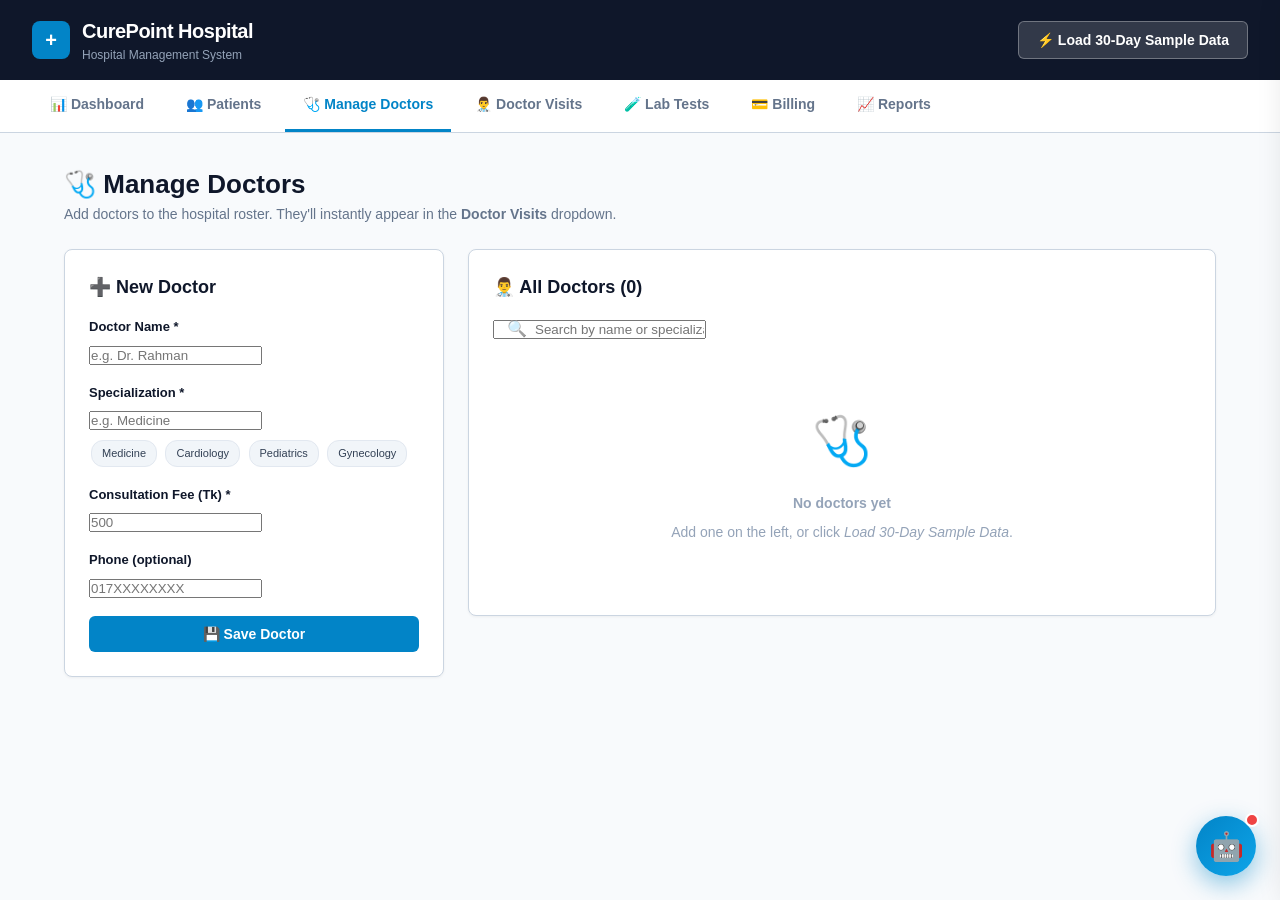
<file: manage-doctors.html>
<!-- manage-doctors.html -->
<!DOCTYPE html>
<html lang="en">
<head>
  <meta charset="UTF-8">
  <meta name="viewport" content="width=device-width, initial-scale=1.0">
  <title>Manage Doctors - CurePoint Hospital</title>
  <link rel="stylesheet" href="style.css">
  <style>
    .toast {
      position: fixed; bottom: 24px; left: 50%;
      transform: translateX(-50%) translateY(100px);
      background: #10b981; color: white;
      padding: 12px 24px; border-radius: 8px;
      box-shadow: 0 8px 24px rgba(16,185,129,.4);
      font-weight: 600; z-index: 9000;
      transition: transform 0.3s ease;
    }
    .toast.show { transform: translateX(-50%) translateY(0); }
    .toast.error { background: #ef4444; box-shadow: 0 8px 24px rgba(239,68,68,.4); }

    .doc-badge {
      background: #ede9fe; color: #5b21b6;
      padding: 3px 10px; border-radius: 6px;
      font-weight: 600; font-size: 12px;
      font-family: 'Courier New', monospace;
    }
    .spec-pill {
      display: inline-block;
      padding: 3px 10px; border-radius: 12px;
      font-size: 11px; font-weight: 600;
      background: #dbeafe; color: #1e40af;
    }
    .fee-pill {
      display: inline-block;
      padding: 3px 10px; border-radius: 12px;
      font-size: 12px; font-weight: 700;
      background: #dcfce7; color: #166534;
    }

    .search-wrap { position: relative; margin-bottom: 1rem; }
    .search-wrap input { padding-left: 40px !important; }
    .search-wrap::before {
      content: "🔍"; position: absolute;
      left: 14px; top: 50%; transform: translateY(-50%);
      opacity: 0.6;
    }
    .empty {
      text-align: center; padding: 3rem 1rem;
      color: #94a3b8; font-size: 14px;
    }
    .empty-icon { font-size: 48px; margin-bottom: 1rem; }

    .suggestion-chip {
      display: inline-block;
      padding: 4px 10px; margin: 2px;
      background: #f1f5f9; border-radius: 12px;
      font-size: 11px; cursor: pointer;
      border: 1px solid #e2e8f0;
      transition: all 0.15s;
    }
    .suggestion-chip:hover {
      background: #0ea5e9; color: white; border-color: #0ea5e9;
    }
  </style>
</head>
<body>

  <!-- Header -->
  <header>
    <div class="brand">
      <div class="brand-logo">+</div>
      <div>
        <div class="brand-title">CurePoint Hospital</div>
        <div class="brand-subtitle">Hospital Management System</div>
      </div>
    </div>
    <div>
      <button class="btn btn-outline" onclick="handleLoadSample()" style="background: rgba(255,255,255,0.15); color: white; border-color: rgba(255,255,255,0.3);">
        ⚡ Load 30-Day Sample Data
      </button>
    </div>
  </header>

  <!-- Nav -->
  <nav>
    <a href="index.html">📊 Dashboard</a>
    <a href="patients.html">👥 Patients</a>
    <a href="manage-doctors.html" class="active">🩺 Manage Doctors</a>
    <a href="doctors.html">👨‍⚕️ Doctor Visits</a>
    <a href="lab.html">🧪 Lab Tests</a>
    <a href="billing.html">💳 Billing</a>
    <a href="reports.html">📈 Reports</a>
  </nav>

  <div class="container">

    <div style="margin-bottom: 1.5rem;">
      <h1 style="font-size: 26px; color: var(--text-dark);">🩺 Manage Doctors</h1>
      <p style="color: #64748b; font-size: 14px;">
        Add doctors to the hospital roster. They'll instantly appear in the <strong>Doctor Visits</strong> dropdown.
      </p>
    </div>

    <div class="grid" style="grid-template-columns: 380px 1fr; gap: 1.5rem; align-items: start;">

      <!-- LEFT: Add doctor form -->
      <div class="card">
        <h2 style="font-size: 18px; margin-bottom: 1rem; color: var(--text-dark);">
          <span id="formTitle">➕ New Doctor</span>
        </h2>
        <form id="doctorForm">
          <input type="hidden" id="dEditId">

          <div class="form-group">
            <label>Doctor Name *</label>
            <input type="text" id="dName" required placeholder="e.g. Dr. Rahman">
          </div>

          <div class="form-group">
            <label>Specialization *</label>
            <input type="text" id="dSpec" required placeholder="e.g. Medicine" list="specList">
            <datalist id="specList">
              <option value="Medicine">
              <option value="Cardiology">
              <option value="Gynecology">
              <option value="Pediatrics">
              <option value="Orthopedics">
              <option value="Neurology">
              <option value="Dermatology">
              <option value="ENT">
              <option value="Ophthalmology">
              <option value="Psychiatry">
              <option value="General Surgery">
              <option value="Urology">
            </datalist>
            <div style="margin-top: 6px;">
              <span class="suggestion-chip" onclick="setSpec('Medicine')">Medicine</span>
              <span class="suggestion-chip" onclick="setSpec('Cardiology')">Cardiology</span>
              <span class="suggestion-chip" onclick="setSpec('Pediatrics')">Pediatrics</span>
              <span class="suggestion-chip" onclick="setSpec('Gynecology')">Gynecology</span>
            </div>
          </div>

          <div class="form-group">
            <label>Consultation Fee (Tk) *</label>
            <input type="number" id="dFee" required min="0" step="50" placeholder="500">
          </div>

          <div class="form-group">
            <label>Phone (optional)</label>
            <input type="tel" id="dPhone" placeholder="017XXXXXXXX">
          </div>

          <div style="display: flex; gap: 8px; margin-top: 0.5rem;">
            <button type="submit" class="btn btn-primary" style="flex: 1;" id="submitBtn">
              💾 Save Doctor
            </button>
            <button type="button" class="btn btn-outline" id="cancelBtn" onclick="resetForm()" style="display:none;">
              Cancel
            </button>
          </div>
        </form>
      </div>

      <!-- RIGHT: Doctors list -->
      <div class="card">
        <div style="display: flex; justify-content: space-between; align-items: center; margin-bottom: 1rem;">
          <h2 style="font-size: 18px; color: var(--text-dark);">
            👨‍⚕️ All Doctors (<span id="countBadge">0</span>)
          </h2>
        </div>
        <div class="search-wrap">
          <input type="text" id="searchBox" placeholder="Search by name or specialization…">
        </div>
        <div style="overflow-x: auto;">
          <table id="docTable">
            <thead>
              <tr>
                <th>ID</th>
                <th>Name</th>
                <th>Specialization</th>
                <th>Fee</th>
                <th>Phone</th>
                <th>Actions</th>
              </tr>
            </thead>
            <tbody id="docBody"></tbody>
          </table>
          <div id="emptyState" class="empty" style="display:none;">
            <div class="empty-icon">🩺</div>
            <div><strong>No doctors yet</strong></div>
            <div style="margin-top: 0.5rem;">Add one on the left, or click <em>Load 30-Day Sample Data</em>.</div>
          </div>
        </div>
      </div>
    </div>
  </div>

  <!-- Toast -->
  <div id="toast" class="toast"></div>

  <!-- ⚠️ db.js MUST load before the inline script -->
  <script src="db.js"></script>
  <script src="chat-widget.js"></script>

  <script>
    if (typeof addRecord !== 'function') {
      alert('❌ db.js did not load. Make sure db.js is in the same folder.');
    }

    // ---------- Sample data loader ----------
    function handleLoadSample() {
      if (confirm('This will replace all current data with 30 days of sample records. Continue?')) {
        loadSampleData();
        location.reload();
      }
    }

    // ---------- Toast ----------
    function showToast(msg, isError = false) {
      const t = document.getElementById('toast');
      t.textContent = msg;
      t.className = 'toast show' + (isError ? ' error' : '');
      setTimeout(() => t.className = 'toast' + (isError ? ' error' : ''), 2500);
    }

    // ---------- Chip helper ----------
    function setSpec(value) {
      document.getElementById('dSpec').value = value;
    }

    // ---------- Escape HTML ----------
    function escapeHtml(str) {
      return String(str || '').replace(/[&<>"']/g, s => ({
        '&': '&amp;', '<': '&lt;', '>': '&gt;', '"': '&quot;', "'": '&#39;'
      }[s]));
    }

    // ---------- Render table ----------
    function renderTable() {
      const search = document.getElementById('searchBox').value.trim().toLowerCase();
      const all = getRecords(DB_KEYS.DOCTORS);
      const filtered = search
        ? all.filter(d =>
            (d.name || '').toLowerCase().includes(search) ||
            (d.specialization || '').toLowerCase().includes(search))
        : all;

      document.getElementById('countBadge').textContent = all.length;

      const body = document.getElementById('docBody');
      const empty = document.getElementById('emptyState');
      const table = document.getElementById('docTable');

      if (filtered.length === 0) {
        body.innerHTML = '';
        table.style.display = 'none';
        empty.style.display = 'block';
        return;
      }

      table.style.display = '';
      empty.style.display = 'none';

      const sorted = [...filtered].sort((a, b) =>
        (a.name || '').localeCompare(b.name || ''));

      body.innerHTML = sorted.map(d => `
        <tr>
          <td><span class="doc-badge">${d.id}</span></td>
          <td><strong>${escapeHtml(d.name)}</strong></td>
          <td><span class="spec-pill">${escapeHtml(d.specialization)}</span></td>
          <td><span class="fee-pill">Tk ${Number(d.fee || 0).toLocaleString()}</span></td>
          <td style="color:#64748b; font-size: 13px;">${escapeHtml(d.phone || '—')}</td>
          <td>
            <button class="btn btn-outline" style="padding: 4px 10px; font-size: 12px; margin-right: 4px;"
              onclick="handleEdit('${d.id}')">✏️</button>
            <button class="btn btn-danger" style="padding: 4px 10px; font-size: 12px;"
              onclick="handleDelete('${d.id}')">🗑️</button>
          </td>
        </tr>
      `).join('');
    }

    // ---------- Edit ----------
    function handleEdit(id) {
      const doc = getRecords(DB_KEYS.DOCTORS).find(d => d.id === id);
      if (!doc) return;
      document.getElementById('dEditId').value = doc.id;
      document.getElementById('dName').value = doc.name;
      document.getElementById('dSpec').value = doc.specialization;
      document.getElementById('dFee').value = doc.fee;
      document.getElementById('dPhone').value = doc.phone || '';
      document.getElementById('formTitle').textContent = `✏️ Editing ${doc.id}`;
      document.getElementById('submitBtn').innerHTML = '💾 Update Doctor';
      document.getElementById('cancelBtn').style.display = 'inline-block';
      window.scrollTo({ top: 0, behavior: 'smooth' });
    }

    function resetForm() {
      document.getElementById('doctorForm').reset();
      document.getElementById('dEditId').value = '';
      document.getElementById('formTitle').textContent = '➕ New Doctor';
      document.getElementById('submitBtn').innerHTML = '💾 Save Doctor';
      document.getElementById('cancelBtn').style.display = 'none';
    }

    // ---------- Delete ----------
    function handleDelete(id) {
      const doc = getRecords(DB_KEYS.DOCTORS).find(d => d.id === id);
      if (!doc) return;

      // Guardrail: check if this doctor has visits
      const visits = getRecords(DB_KEYS.VISITS).filter(v => v.doctorId === id);
      const warning = visits.length > 0
        ? `\n\n⚠️ This doctor has ${visits.length} recorded visit(s). The visit history will be kept, but the doctor name may show as "Unknown".`
        : '';

      if (!confirm(`Delete ${doc.name}?${warning}`)) return;
      deleteRecord(DB_KEYS.DOCTORS, id);
      showToast(`${doc.name} removed`);
      renderTable();
    }

    // ---------- Save / Update ----------
    document.getElementById('doctorForm').addEventListener('submit', function (e) {
      e.preventDefault();

      const editId = document.getElementById('dEditId').value;
      const data = {
        name:           document.getElementById('dName').value.trim(),
        specialization: document.getElementById('dSpec').value.trim(),
        fee:            parseInt(document.getElementById('dFee').value, 10),
        phone:          document.getElementById('dPhone').value.trim()
      };

      if (!data.name || !data.specialization || isNaN(data.fee)) {
        showToast('Please fill all required fields', true);
        return;
      }

      try {
        if (editId) {
          updateRecord(DB_KEYS.DOCTORS, editId, data);
          showToast(`✅ ${data.name} updated`);
        } else {
          const doctor = { id: nextId('D'), ...data, createdAt: new Date().toISOString() };
          addRecord(DB_KEYS.DOCTORS, doctor);
          console.log('✅ Saved doctor:', doctor);
          showToast(`✅ ${doctor.name} added as ${doctor.id}`);
        }
        resetForm();
        renderTable();
      } catch (err) {
        console.error('Save failed:', err);
        showToast('❌ Save failed — check console', true);
      }
    });

    // ---------- Live search ----------
    document.getElementById('searchBox').addEventListener('input', renderTable);

    // ---------- Initial load ----------
    renderTable();
  </script>
</body>
</html>
</file>
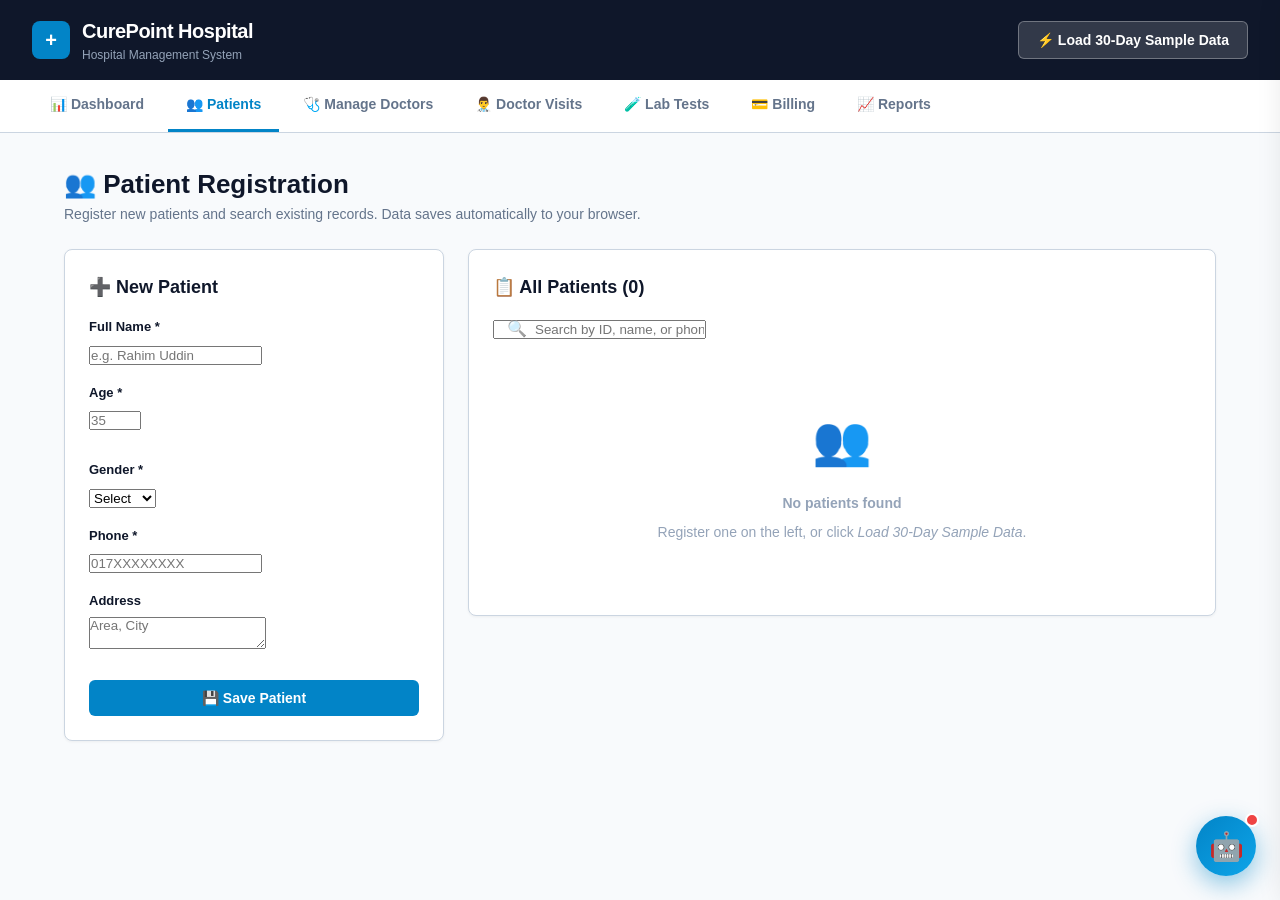
<file: patients.html>
<!-- patients.html -->
<!DOCTYPE html>
<html lang="en">
<head>
  <meta charset="UTF-8">
  <meta name="viewport" content="width=device-width, initial-scale=1.0">
  <title>Patients - CurePoint Hospital</title>
  <link rel="stylesheet" href="style.css">
  <style>
    .toast {
      position: fixed; bottom: 24px; left: 50%;
      transform: translateX(-50%) translateY(100px);
      background: #10b981; color: white;
      padding: 12px 24px; border-radius: 8px;
      box-shadow: 0 8px 24px rgba(16,185,129,.4);
      font-weight: 600; z-index: 9000;
      transition: transform 0.3s ease;
    }
    .toast.show { transform: translateX(-50%) translateY(0); }
    .toast.error { background: #ef4444; box-shadow: 0 8px 24px rgba(239,68,68,.4); }

    .patient-badge {
      background: #e0f2fe; color: #0369a1;
      padding: 3px 10px; border-radius: 6px;
      font-weight: 600; font-size: 12px;
      font-family: 'Courier New', monospace;
    }
    .gender-pill {
      padding: 2px 10px; border-radius: 12px;
      font-size: 11px; font-weight: 600;
    }
    .gender-pill.M { background: #dbeafe; color: #1e40af; }
    .gender-pill.F { background: #fce7f3; color: #9f1239; }
    .gender-pill.O { background: #f3e8ff; color: #6b21a8; }

    .search-wrap {
      position: relative; margin-bottom: 1rem;
    }
    .search-wrap input {
      padding-left: 40px !important;
    }
    .search-wrap::before {
      content: "🔍"; position: absolute;
      left: 14px; top: 50%; transform: translateY(-50%);
      opacity: 0.6;
    }
    .empty {
      text-align: center; padding: 3rem 1rem;
      color: #94a3b8; font-size: 14px;
    }
    .empty-icon { font-size: 48px; margin-bottom: 1rem; }
  </style>
</head>
<body>

  <!-- Header -->
  <header>
    <div class="brand">
      <div class="brand-logo">+</div>
      <div>
        <div class="brand-title">CurePoint Hospital</div>
        <div class="brand-subtitle">Hospital Management System</div>
      </div>
    </div>
    <div>
      <button class="btn btn-outline" onclick="handleLoadSample()" style="background: rgba(255,255,255,0.15); color: white; border-color: rgba(255,255,255,0.3);">
        ⚡ Load 30-Day Sample Data
      </button>
    </div>
  </header>

  <!-- Nav -->
  <nav>
    <a href="index.html">📊 Dashboard</a>
    <a href="patients.html" class="active">👥 Patients</a>
    <a href="manage-doctors.html" >🩺 Manage Doctors</a>
    <a href="doctors.html">👨‍⚕️ Doctor Visits</a>
    <a href="lab.html">🧪 Lab Tests</a>
    <a href="billing.html">💳 Billing</a>
    <a href="reports.html">📈 Reports</a>
  </nav>

  <div class="container">

    <div style="margin-bottom: 1.5rem;">
      <h1 style="font-size: 26px; color: var(--text-dark);">👥 Patient Registration</h1>
      <p style="color: #64748b; font-size: 14px;">Register new patients and search existing records. Data saves automatically to your browser.</p>
    </div>

    <div class="grid" style="grid-template-columns: 380px 1fr; gap: 1.5rem; align-items: start;">

      <!-- LEFT: Registration form -->
      <div class="card">
        <h2 style="font-size: 18px; margin-bottom: 1rem; color: var(--text-dark);">➕ New Patient</h2>
        <form id="patientForm">
          <div class="form-group">
            <label>Full Name *</label>
            <input type="text" id="pName" required placeholder="e.g. Rahim Uddin">
          </div>
          <div class="grid grid-2" style="gap: 0.75rem;">
            <div class="form-group">
              <label>Age *</label>
              <input type="number" id="pAge" required min="0" max="150" placeholder="35">
            </div>
            <div class="form-group">
              <label>Gender *</label>
              <select id="pGender" required>
                <option value="">Select</option>
                <option value="M">Male</option>
                <option value="F">Female</option>
                <option value="O">Other</option>
              </select>
            </div>
          </div>
          <div class="form-group">
            <label>Phone *</label>
            <input type="tel" id="pPhone" required placeholder="017XXXXXXXX" pattern="[0-9+\- ]{6,}">
          </div>
          <div class="form-group">
            <label>Address</label>
            <textarea id="pAddress" rows="2" placeholder="Area, City"></textarea>
          </div>
          <button type="submit" class="btn btn-primary" style="width: 100%; margin-top: 0.5rem;">
            💾 Save Patient
          </button>
        </form>
      </div>

      <!-- RIGHT: Patient list -->
      <div class="card">
        <div style="display: flex; justify-content: space-between; align-items: center; margin-bottom: 1rem;">
          <h2 style="font-size: 18px; color: var(--text-dark);">📋 All Patients (<span id="countBadge">0</span>)</h2>
        </div>
        <div class="search-wrap">
          <input type="text" id="searchBox" placeholder="Search by ID, name, or phone…">
        </div>
        <div style="overflow-x: auto;">
          <table id="patientTable">
            <thead>
              <tr>
                <th>Patient ID</th>
                <th>Name</th>
                <th>Age</th>
                <th>Gender</th>
                <th>Phone</th>
                <th>Address</th>
                <th>Action</th>
              </tr>
            </thead>
            <tbody id="patientBody"></tbody>
          </table>
          <div id="emptyState" class="empty" style="display:none;">
            <div class="empty-icon">👥</div>
            <div><strong>No patients found</strong></div>
            <div style="margin-top: 0.5rem;">Register one on the left, or click <em>Load 30-Day Sample Data</em>.</div>
          </div>
        </div>
      </div>
    </div>
  </div>

  <!-- Toast -->
  <div id="toast" class="toast"></div>

  <!-- ⚠️ ORDER MATTERS: db.js MUST load before the inline script below -->
  <script src="db.js"></script>
  <script src="chat-widget.js"></script>

  <script>
    // ---------- Sanity check ----------
    if (typeof addRecord !== 'function') {
      alert('❌ db.js did not load. Make sure db.js is in the same folder as patients.html');
    }

    // ---------- Load sample ----------
    function handleLoadSample() {
      if (confirm('This will replace all current data with 30 days of sample records. Continue?')) {
        loadSampleData();
        location.reload();
      }
    }

    // ---------- Toast ----------
    function showToast(msg, isError = false) {
      const t = document.getElementById('toast');
      t.textContent = msg;
      t.className = 'toast show' + (isError ? ' error' : '');
      setTimeout(() => t.className = 'toast' + (isError ? ' error' : ''), 2500);
    }

    // ---------- Render table ----------
    function renderTable() {
      const search = document.getElementById('searchBox').value.trim().toLowerCase();
      const all = getRecords(DB_KEYS.PATIENTS);
      const filtered = search
        ? all.filter(p =>
            (p.id || '').toLowerCase().includes(search) ||
            (p.name || '').toLowerCase().includes(search) ||
            (p.phone || '').toLowerCase().includes(search))
        : all;

      document.getElementById('countBadge').textContent = all.length;

      const body = document.getElementById('patientBody');
      const empty = document.getElementById('emptyState');
      const table = document.getElementById('patientTable');

      if (filtered.length === 0) {
        body.innerHTML = '';
        table.style.display = 'none';
        empty.style.display = 'block';
        return;
      }

      table.style.display = '';
      empty.style.display = 'none';

      // Newest first
      const sorted = [...filtered].sort((a, b) =>
        (b.createdAt || '').localeCompare(a.createdAt || ''));

      body.innerHTML = sorted.map(p => `
        <tr>
          <td><span class="patient-badge">${p.id}</span></td>
          <td><strong>${escapeHtml(p.name)}</strong></td>
          <td>${p.age}</td>
          <td><span class="gender-pill ${p.gender}">${p.gender}</span></td>
          <td>${escapeHtml(p.phone)}</td>
          <td style="color:#64748b; font-size: 13px;">${escapeHtml(p.address || '—')}</td>
          <td>
            <button class="btn btn-danger" style="padding: 4px 10px; font-size: 12px;"
              onclick="handleDelete('${p.id}')">🗑️</button>
          </td>
        </tr>
      `).join('');
    }

    function escapeHtml(str) {
      return String(str || '').replace(/[&<>"']/g, s => ({
        '&': '&amp;', '<': '&lt;', '>': '&gt;', '"': '&quot;', "'": '&#39;'
      }[s]));
    }

    // ---------- Delete ----------
    function handleDelete(id) {
      if (!confirm(`Delete patient ${id}? This cannot be undone.`)) return;
      deleteRecord(DB_KEYS.PATIENTS, id);
      showToast(`Patient ${id} deleted`);
      renderTable();
    }

    // ---------- Save new patient ----------
    document.getElementById('patientForm').addEventListener('submit', function (e) {
      e.preventDefault();  // 🚨 critical — stops page reload that was wiping the form

      const patient = {
        id:        nextId('P'),
        name:      document.getElementById('pName').value.trim(),
        age:       parseInt(document.getElementById('pAge').value, 10),
        gender:    document.getElementById('pGender').value,
        phone:     document.getElementById('pPhone').value.trim(),
        address:   document.getElementById('pAddress').value.trim(),
        createdAt: new Date().toISOString()
      };

      // Guardrail
      if (!patient.name || !patient.age || !patient.gender || !patient.phone) {
        showToast('Please fill all required fields', true);
        return;
      }

      try {
        addRecord(DB_KEYS.PATIENTS, patient);
        console.log('✅ Saved patient:', patient);
        console.log('📦 All patients now:', getRecords(DB_KEYS.PATIENTS));
        showToast(`✅ ${patient.name} saved as ${patient.id}`);
        this.reset();
        renderTable();
      } catch (err) {
        console.error('Save failed:', err);
        showToast('❌ Save failed — check console', true);
      }
    });

    // ---------- Live search ----------
    document.getElementById('searchBox').addEventListener('input', renderTable);

    // ---------- Initial load ----------
    renderTable();
  </script>
</body>
</html>
</file>
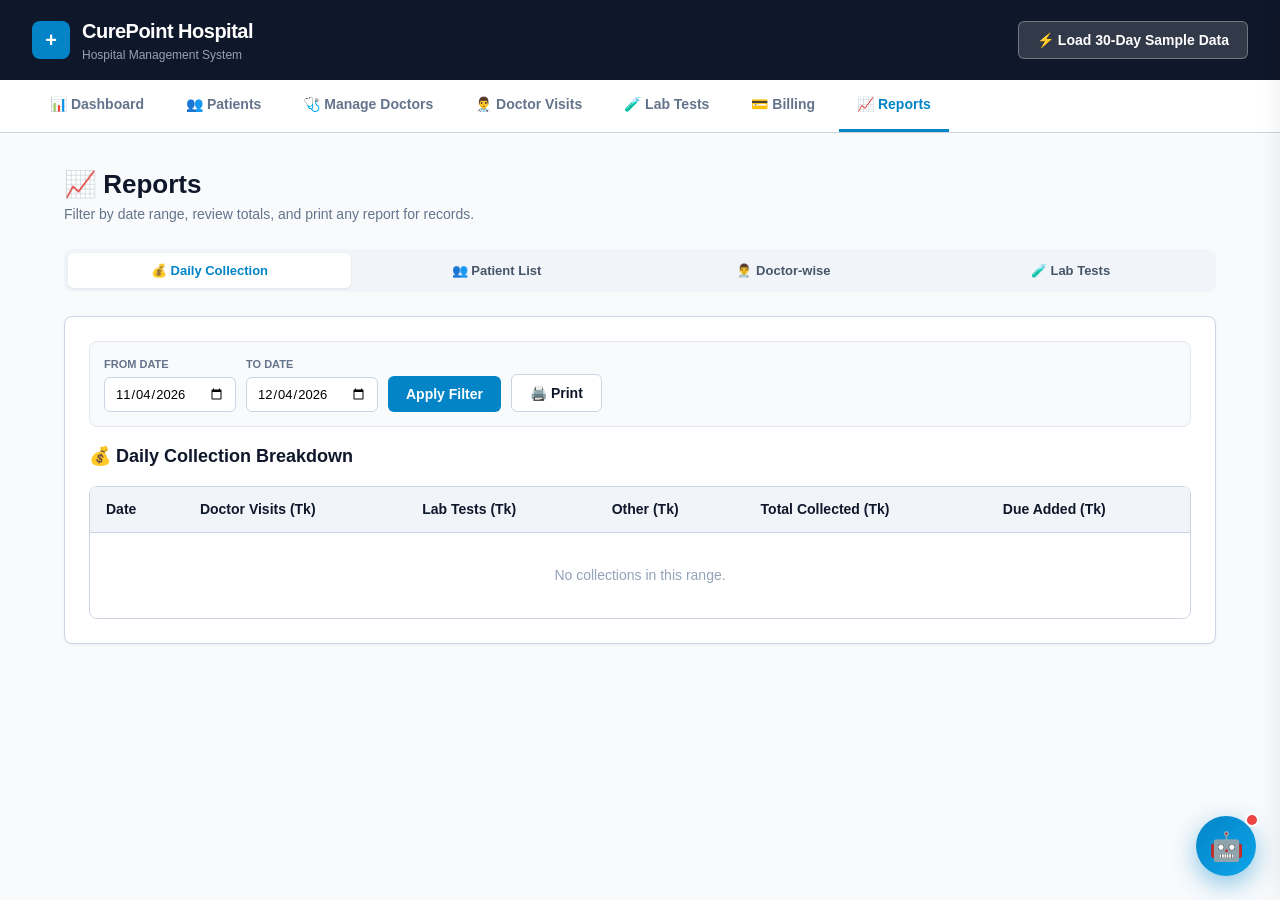
<file: reports.html>
<!-- reports.html -->
<!DOCTYPE html>
<html lang="en">
<head>
  <meta charset="UTF-8">
  <meta name="viewport" content="width=device-width, initial-scale=1.0">
  <title>Reports - CurePoint Hospital</title>
  <link rel="stylesheet" href="style.css">
  <style>
    /* Report-specific styles */
    .report-tabs {
      display: flex;
      gap: 4px;
      background: #f1f5f9;
      padding: 4px;
      border-radius: 8px;
      margin-bottom: 1.5rem;
      flex-wrap: wrap;
    }
    .report-tab {
      flex: 1;
      min-width: 140px;
      padding: 10px 14px;
      border: none;
      background: transparent;
      color: #475569;
      font-weight: 600;
      font-size: 13px;
      border-radius: 6px;
      cursor: pointer;
      transition: all 0.15s ease;
    }
    .report-tab:hover { background: rgba(255,255,255,0.6); }
    .report-tab.active {
      background: white;
      color: #0284c7;
      box-shadow: 0 1px 3px rgba(0,0,0,0.08);
    }
    .filter-bar {
      display: flex;
      gap: 10px;
      align-items: end;
      flex-wrap: wrap;
      padding: 14px;
      background: #f8fafc;
      border: 1px solid #e2e8f0;
      border-radius: 8px;
      margin-bottom: 1rem;
    }
    .filter-bar .form-group { margin: 0; }
    .filter-bar label {
      display: block;
      font-size: 11px;
      font-weight: 600;
      text-transform: uppercase;
      color: #64748b;
      margin-bottom: 4px;
    }
    .filter-bar input, .filter-bar select {
      padding: 8px 10px;
      border: 1px solid #cbd5e1;
      border-radius: 6px;
      font-size: 13px;
    }
    .total-row {
      background: #0f172a !important;
      color: white !important;
      font-weight: 700;
    }
    .total-row td { color: white !important; }
    .report-section { display: none; }
    .report-section.active { display: block; }

    /* Print styling — hide chrome */
    @media print {
      header, nav, .filter-bar, .report-tabs, .btn, #cm-chat-launcher, #cm-chat-panel {
        display: none !important;
      }
      body { background: white !important; }
      .container { padding: 0 !important; max-width: 100% !important; }
      .card { box-shadow: none !important; border: 1px solid #ddd; }
      .print-header { display: block !important; }
      table { font-size: 11px; }
    }
    .print-header { display: none; margin-bottom: 1.5rem; padding-bottom: 1rem; border-bottom: 2px solid #0284c7; }
    .print-header h1 { font-size: 22px; color: #0284c7; margin: 0 0 4px; }
    .print-header p { font-size: 12px; color: #64748b; margin: 2px 0; }
  </style>
</head>
<body>

  <!-- Top Header Banner -->
  <header>
    <div class="brand">
      <div class="brand-logo">+</div>
      <div>
        <div class="brand-title">CurePoint Hospital</div>
        <div class="brand-subtitle">Hospital Management System</div>
      </div>
    </div>
    <div>
      <button class="btn btn-outline" onclick="handleLoadSample()" style="background: rgba(255,255,255,0.15); color: white; border-color: rgba(255,255,255,0.3);">
        ⚡ Load 30-Day Sample Data
      </button>
    </div>
  </header>

  <!-- Navigation -->
  <nav>
    <a href="index.html">📊 Dashboard</a>
    <a href="patients.html">👥 Patients</a>
    <a href="manage-doctors.html">🩺 Manage Doctors</a>
    <a href="doctors.html">👨‍⚕️ Doctor Visits</a>
    <a href="lab.html">🧪 Lab Tests</a>
    <a href="billing.html">💳 Billing</a>
    <a href="reports.html" class="active">📈 Reports</a>
  </nav>

  <div class="container">

    <div style="margin-bottom: 1.5rem;">
      <h1 style="font-size: 26px; color: var(--text-dark);">📈 Reports</h1>
      <p style="color: #64748b; font-size: 14px;">Filter by date range, review totals, and print any report for records.</p>
    </div>

    <!-- Report tab selector -->
    <div class="report-tabs">
      <button class="report-tab active" data-report="daily" onclick="switchReport('daily')">💰 Daily Collection</button>
      <button class="report-tab" data-report="patients" onclick="switchReport('patients')">👥 Patient List</button>
      <button class="report-tab" data-report="doctors" onclick="switchReport('doctors')">👨‍⚕️ Doctor-wise</button>
      <button class="report-tab" data-report="lab" onclick="switchReport('lab')">🧪 Lab Tests</button>
    </div>

    <!-- =============== DAILY COLLECTION REPORT =============== -->
    <section class="report-section active" id="report-daily">
      <div class="card">
        <!-- Print-only header -->
        <div class="print-header">
          <h1>CurePoint Hospital — Daily Collection Report</h1>
          <p id="printMetaDaily"></p>
        </div>

        <div class="filter-bar">
          <div class="form-group">
            <label>From Date</label>
            <input type="date" id="dailyFrom">
          </div>
          <div class="form-group">
            <label>To Date</label>
            <input type="date" id="dailyTo">
          </div>
          <button class="btn btn-primary" onclick="runDaily()">Apply Filter</button>
          <button class="btn btn-outline" onclick="window.print()">🖨️ Print</button>
        </div>

        <div class="card-title">💰 Daily Collection Breakdown</div>
        <div class="table-scroll">
          <table>
            <thead>
              <tr>
                <th>Date</th>
                <th>Doctor Visits (Tk)</th>
                <th>Lab Tests (Tk)</th>
                <th>Other (Tk)</th>
                <th>Total Collected (Tk)</th>
                <th>Due Added (Tk)</th>
              </tr>
            </thead>
            <tbody id="dailyBody"></tbody>
          </table>
        </div>
      </div>
    </section>

    <!-- =============== PATIENT LIST REPORT =============== -->
    <section class="report-section" id="report-patients">
      <div class="card">
        <div class="print-header">
          <h1>CurePoint Hospital — Patient Registration Report</h1>
          <p id="printMetaPatients"></p>
        </div>

        <div class="filter-bar">
          <div class="form-group">
            <label>From Date</label>
            <input type="date" id="patFrom">
          </div>
          <div class="form-group">
            <label>To Date</label>
            <input type="date" id="patTo">
          </div>
          <button class="btn btn-primary" onclick="runPatients()">Apply Filter</button>
          <button class="btn btn-outline" onclick="window.print()">🖨️ Print</button>
        </div>

        <div class="card-title">👥 Patients Registered in Date Range</div>
        <div class="table-scroll">
          <table>
            <thead>
              <tr>
                <th>Reg. Date</th>
                <th>Patient ID</th>
                <th>Name</th>
                <th>Age</th>
                <th>Gender</th>
                <th>Phone</th>
                <th>Address</th>
              </tr>
            </thead>
            <tbody id="patBody"></tbody>
          </table>
        </div>
      </div>
    </section>

    <!-- =============== DOCTOR-WISE REPORT =============== -->
    <section class="report-section" id="report-doctors">
      <div class="card">
        <div class="print-header">
          <h1>CurePoint Hospital — Doctor-wise Report</h1>
          <p id="printMetaDoctors"></p>
        </div>

        <div class="filter-bar">
          <div class="form-group">
            <label>From Date</label>
            <input type="date" id="docFrom">
          </div>
          <div class="form-group">
            <label>To Date</label>
            <input type="date" id="docTo">
          </div>
          <button class="btn btn-primary" onclick="runDoctors()">Apply Filter</button>
          <button class="btn btn-outline" onclick="window.print()">🖨️ Print</button>
        </div>

        <div class="card-title">👨‍⚕️ Visits & Fees Per Doctor</div>
        <div class="table-scroll">
          <table>
            <thead>
              <tr>
                <th>Doctor</th>
                <th>Specialization</th>
                <th>Total Visits</th>
                <th>Total Fees (Tk)</th>
                <th>Avg Fee / Visit</th>
              </tr>
            </thead>
            <tbody id="docBody"></tbody>
          </table>
        </div>
      </div>
    </section>

    <!-- =============== LAB TEST REPORT =============== -->
    <section class="report-section" id="report-lab">
      <div class="card">
        <div class="print-header">
          <h1>CurePoint Hospital — Lab Test Report</h1>
          <p id="printMetaLab"></p>
        </div>

        <div class="filter-bar">
          <div class="form-group">
            <label>From Date</label>
            <input type="date" id="labFrom">
          </div>
          <div class="form-group">
            <label>To Date</label>
            <input type="date" id="labTo">
          </div>
          <button class="btn btn-primary" onclick="runLab()">Apply Filter</button>
          <button class="btn btn-outline" onclick="window.print()">🖨️ Print</button>
        </div>

        <div class="card-title">🧪 Lab Tests Summary by Type</div>
        <div class="table-scroll">
          <table>
            <thead>
              <tr>
                <th>Test Name</th>
                <th>Ordered</th>
                <th>Done</th>
                <th>Pending</th>
                <th>Revenue from Done (Tk)</th>
              </tr>
            </thead>
            <tbody id="labBody"></tbody>
          </table>
        </div>
      </div>
    </section>

  </div>

  <!-- Scripts -->
  <script src="db.js"></script>
  <script src="chat-widget.js"></script>
  <script>
    function handleLoadSample() {
      if (confirm('Load 30-day sample data? This will replace any existing records.')) {
        loadSampleData();
        location.reload();
      }
    }

    // ---------- Tab switching ----------
    function switchReport(name) {
      document.querySelectorAll('.report-tab').forEach(t => t.classList.toggle('active', t.dataset.report === name));
      document.querySelectorAll('.report-section').forEach(s => s.classList.toggle('active', s.id === 'report-' + name));
    }

    // ---------- Default date range: last 30 days ----------
    function setDefaultRange(fromId, toId) {
      const today = new Date();
      const from = new Date();
      from.setDate(today.getDate() - 30);
      document.getElementById(fromId).value = from.toISOString().split('T')[0];
      document.getElementById(toId).value = today.toISOString().split('T')[0];
    }

    function inRange(dateStr, from, to) {
      if (!dateStr) return false;
      return dateStr >= from && dateStr <= to;
    }

    function fmtRange(from, to) {
      return `Period: ${from} to ${to} · Generated ${new Date().toLocaleString()}`;
    }

    // ---------- 1. DAILY COLLECTION ----------
    function runDaily() {
      const from = document.getElementById('dailyFrom').value;
      const to = document.getElementById('dailyTo').value;
      if (!from || !to) return alert('Select both dates.');
      document.getElementById('printMetaDaily').innerText = fmtRange(from, to);

      const payments = getRecords(DB_KEYS.PAYMENTS);
      const byDate = {};

      payments.forEach(r => {
        if (!inRange(r.date, from, to)) return;
        if (!byDate[r.date]) byDate[r.date] = { visit: 0, lab: 0, other: 0, due: 0 };
        const paid = +r.paid || 0;
        const amt = +r.amount || 0;

        if (paid > 0 && r.method) {
          // actual money collected - classify by source
          const src = (r.source || '').toLowerCase();
          if (src.includes('doctor') || src.includes('visit')) byDate[r.date].visit += paid;
          else if (src.includes('lab')) byDate[r.date].lab += paid;
          else byDate[r.date].other += paid;
        } else if (amt > 0 && !r.method) {
          // a charge was raised but not yet paid
          byDate[r.date].due += amt;
        }
      });

      const dates = Object.keys(byDate).sort();
      const tbody = document.getElementById('dailyBody');
      if (!dates.length) {
        tbody.innerHTML = `<tr><td colspan="6" style="text-align:center; color:#94a3b8; padding:2rem;">No collections in this range.</td></tr>`;
        return;
      }

      let totalV = 0, totalL = 0, totalO = 0, totalDue = 0;
      tbody.innerHTML = dates.map(d => {
        const row = byDate[d];
        const total = row.visit + row.lab + row.other;
        totalV += row.visit; totalL += row.lab; totalO += row.other; totalDue += row.due;
        return `
          <tr>
            <td style="font-weight:600;">${d}</td>
            <td>${row.visit.toLocaleString()}</td>
            <td>${row.lab.toLocaleString()}</td>
            <td>${row.other.toLocaleString()}</td>
            <td style="font-weight:600; color:#10b981;">${total.toLocaleString()}</td>
            <td style="color:#ef4444;">${row.due.toLocaleString()}</td>
          </tr>
        `;
      }).join('') + `
        <tr class="total-row">
          <td>TOTAL</td>
          <td>Tk ${totalV.toLocaleString()}</td>
          <td>Tk ${totalL.toLocaleString()}</td>
          <td>Tk ${totalO.toLocaleString()}</td>
          <td>Tk ${(totalV + totalL + totalO).toLocaleString()}</td>
          <td>Tk ${totalDue.toLocaleString()}</td>
        </tr>
      `;
    }

    // ---------- 2. PATIENT LIST ----------
    function runPatients() {
      const from = document.getElementById('patFrom').value;
      const to = document.getElementById('patTo').value;
      if (!from || !to) return alert('Select both dates.');
      document.getElementById('printMetaPatients').innerText = fmtRange(from, to);

      const patients = getRecords(DB_KEYS.PATIENTS);
      const filtered = patients.filter(p => {
        const regDate = (p.registeredAt || '').split('T')[0] || p.date || '';
        return inRange(regDate, from, to);
      });

      const tbody = document.getElementById('patBody');
      if (!filtered.length) {
        tbody.innerHTML = `<tr><td colspan="7" style="text-align:center; color:#94a3b8; padding:2rem;">No patients registered in this range.</td></tr>`;
        return;
      }

      tbody.innerHTML = filtered.map(p => {
        const d = (p.registeredAt || '').split('T')[0] || p.date || '—';
        return `
          <tr>
            <td style="font-size:12px; color:#64748b;">${d}</td>
            <td style="font-weight:600;">${p.id}</td>
            <td>${p.name}</td>
            <td>${p.age}</td>
            <td>${p.gender}</td>
            <td>${p.phone || '—'}</td>
            <td style="font-size:12px;">${p.address || '—'}</td>
          </tr>
        `;
      }).join('') + `
        <tr class="total-row">
          <td colspan="2">TOTAL PATIENTS</td>
          <td colspan="5">${filtered.length}</td>
        </tr>
      `;
    }

    // ---------- 3. DOCTOR-WISE ----------
    function runDoctors() {
      const from = document.getElementById('docFrom').value;
      const to = document.getElementById('docTo').value;
      if (!from || !to) return alert('Select both dates.');
      document.getElementById('printMetaDoctors').innerText = fmtRange(from, to);

      const visits = getRecords(DB_KEYS.VISITS);
      const doctors = getRecords(DB_KEYS.DOCTORS);
      const docMap = {};
      doctors.forEach(d => { docMap[d.id] = d; });

      const stats = {};
      visits.forEach(v => {
        if (!inRange(v.date, from, to)) return;
        const key = v.doctorId || v.doctorName || 'Unknown';
        if (!stats[key]) {
          const d = docMap[v.doctorId];
          stats[key] = {
            name: v.doctorName || (d ? d.name : 'Unknown'),
            spec: d ? d.specialization : (v.specialization || '—'),
            visits: 0,
            fees: 0
          };
        }
        stats[key].visits += 1;
        stats[key].fees += (+v.fee || 0);
      });

      const list = Object.values(stats).sort((a, b) => b.visits - a.visits);
      const tbody = document.getElementById('docBody');
      if (!list.length) {
        tbody.innerHTML = `<tr><td colspan="5" style="text-align:center; color:#94a3b8; padding:2rem;">No visits recorded in this range.</td></tr>`;
        return;
      }

      let totalV = 0, totalF = 0;
      tbody.innerHTML = list.map(s => {
        totalV += s.visits; totalF += s.fees;
        const avg = s.visits ? Math.round(s.fees / s.visits) : 0;
        return `
          <tr>
            <td style="font-weight:600;">${s.name}</td>
            <td style="font-size:12px; color:#64748b;">${s.spec}</td>
            <td>${s.visits}</td>
            <td>Tk ${s.fees.toLocaleString()}</td>
            <td>Tk ${avg.toLocaleString()}</td>
          </tr>
        `;
      }).join('') + `
        <tr class="total-row">
          <td colspan="2">TOTAL</td>
          <td>${totalV}</td>
          <td>Tk ${totalF.toLocaleString()}</td>
          <td>Tk ${totalV ? Math.round(totalF / totalV).toLocaleString() : 0}</td>
        </tr>
      `;
    }

    // ---------- 4. LAB TESTS ----------
    function runLab() {
      const from = document.getElementById('labFrom').value;
      const to = document.getElementById('labTo').value;
      if (!from || !to) return alert('Select both dates.');
      document.getElementById('printMetaLab').innerText = fmtRange(from, to);

      const tests = getRecords(DB_KEYS.LAB_TESTS);
      const stats = {};
      tests.forEach(t => {
        if (!inRange(t.date, from, to)) return;
        const name = t.testName || 'Unknown Test';
        if (!stats[name]) stats[name] = { ordered: 0, done: 0, pending: 0, revenue: 0 };
        stats[name].ordered += 1;
        if ((t.status || '').toLowerCase() === 'done') {
          stats[name].done += 1;
          stats[name].revenue += (+t.price || 0);
        } else {
          stats[name].pending += 1;
        }
      });

      const list = Object.entries(stats).sort((a, b) => b[1].ordered - a[1].ordered);
      const tbody = document.getElementById('labBody');
      if (!list.length) {
        tbody.innerHTML = `<tr><td colspan="5" style="text-align:center; color:#94a3b8; padding:2rem;">No lab tests ordered in this range.</td></tr>`;
        return;
      }

      let totO = 0, totD = 0, totP = 0, totR = 0;
      tbody.innerHTML = list.map(([name, s]) => {
        totO += s.ordered; totD += s.done; totP += s.pending; totR += s.revenue;
        return `
          <tr>
            <td style="font-weight:600;">${name}</td>
            <td>${s.ordered}</td>
            <td style="color:#10b981;">${s.done}</td>
            <td style="color:#f59e0b;">${s.pending}</td>
            <td>Tk ${s.revenue.toLocaleString()}</td>
          </tr>
        `;
      }).join('') + `
        <tr class="total-row">
          <td>TOTAL</td>
          <td>${totO}</td>
          <td>${totD}</td>
          <td>${totP}</td>
          <td>Tk ${totR.toLocaleString()}</td>
        </tr>
      `;
    }

    // ---------- Init ----------
    ['daily', 'pat', 'doc', 'lab'].forEach(prefix => {
      const fromId = prefix === 'daily' ? 'dailyFrom' : prefix === 'pat' ? 'patFrom' : prefix === 'doc' ? 'docFrom' : 'labFrom';
      const toId = prefix === 'daily' ? 'dailyTo' : prefix === 'pat' ? 'patTo' : prefix === 'doc' ? 'docTo' : 'labTo';
      setDefaultRange(fromId, toId);
    });

    runDaily();
    runPatients();
    runDoctors();
    runLab();
  </script>
</body>
</html>
</file>
<file: style.css>
/* style.css - Hospital Management System Unified Styling */
:root {
  --primary: #0284c7;
  --primary-dark: #0369a1;
  --secondary: #0f172a;
  --bg: #f8fafc;
  --surface: #ffffff;
  --border: #cbd5e1;
  --text: #334155;
  --text-dark: #0f172a;
  --success: #10b981;
  --warning: #f59e0b;
  --danger: #ef4444;
  --radius: 8px;
}

* { box-sizing: border-box; margin: 0; padding: 0; font-family: -apple-system, BlinkMacSystemFont, "Segoe UI", Roboto, Helvetica, Arial, sans-serif; }
body { background-color: var(--bg); color: var(--text); line-height: 1.5; padding-bottom: 40px; }

/* Header Banner */
header { background: var(--secondary); color: white; padding: 1rem 2rem; display: flex; justify-content: space-between; align-items: center; box-shadow: 0 2px 8px rgba(0,0,0,0.15); }
.brand { display: flex; align-items: center; gap: 12px; }
.brand-logo { background: var(--primary); color: white; width: 38px; height: 38px; border-radius: 8px; display: flex; align-items: center; justify-content: center; font-weight: bold; font-size: 20px; }
.brand-title { font-size: 20px; font-weight: 700; letter-spacing: -0.5px; }
.brand-subtitle { font-size: 12px; color: #94a3b8; }

/* Navigation Bar */
nav { background: white; border-bottom: 1px solid var(--border); padding: 0 2rem; display: flex; gap: 6px; overflow-x: auto; sticky: top; top: 0; z-index: 100; }
nav a { text-decoration: none; padding: 14px 18px; font-size: 14px; font-weight: 600; color: #64748b; border-bottom: 3px solid transparent; transition: all 0.2s; white-space: nowrap; display: flex; align-items: center; gap: 8px; }
nav a:hover { color: var(--primary); background: #f1f5f9; }
nav a.active { color: var(--primary); border-bottom-color: var(--primary); }

/* Main Container */
.container { max-width: 1200px; margin: 2rem auto; padding: 0 1.5rem; }

/* Cards & Layout */
.card { background: var(--surface); border: 1px solid var(--border); border-radius: var(--radius); padding: 1.5rem; box-shadow: 0 1px 3px rgba(0,0,0,0.05); margin-bottom: 1.5rem; }
.card-title { font-size: 18px; font-weight: 700; color: var(--text-dark); margin-bottom: 1rem; display: flex; justify-content: space-between; align-items: center; }

.grid { display: grid; gap: 1.5rem; }
.grid-4 { grid-template-columns: repeat(auto-fit, minmax(220px, 1fr)); }
.grid-2 { grid-template-columns: repeat(auto-fit, minmax(350px, 1fr)); }

/* Stat Cards */
.stat-card { background: white; border: 1px solid var(--border); border-left: 4px solid var(--primary); border-radius: var(--radius); padding: 1.25rem; }
.stat-label { font-size: 13px; font-weight: 600; color: #64748b; text-transform: uppercase; letter-spacing: 0.5px; }
.stat-value { font-size: 28px; font-weight: 800; color: var(--text-dark); margin: 6px 0; }
.stat-desc { font-size: 12px; color: #64748b; }

/* Forms */
.form-group { margin-bottom: 1rem; }
.form-group label { display: block; font-size: 13px; font-weight: 600; color: var(--text-dark); margin-bottom: 6px; }
.form-control { width: 100%; padding: 10px 12px; border: 1px solid var(--border); border-radius: 6px; font-size: 14px; background: white; transition: border-color 0.2s; }
.form-control:focus { outline: none; border-color: var(--primary); box-shadow: 0 0 0 3px rgba(2, 132, 199, 0.15); }
.form-row { display: flex; gap: 1rem; }
.form-row .form-group { flex: 1; }

/* Buttons */
.btn { display: inline-flex; align-items: center; justify-content: center; gap: 8px; padding: 10px 18px; border-radius: 6px; font-size: 14px; font-weight: 600; cursor: pointer; border: none; transition: background 0.2s; text-decoration: none; }
.btn-primary { background: var(--primary); color: white; }
.btn-primary:hover { background: var(--primary-dark); }
.btn-success { background: var(--success); color: white; }
.btn-success:hover { background: #059669; }
.btn-outline { background: white; border: 1px solid var(--border); color: var(--text-dark); }
.btn-outline:hover { background: #f1f5f9; }

/* Tables */
.table-scroll { overflow-x: auto; margin-top: 1rem; border-radius: var(--radius); border: 1px solid var(--border); }
table { width: 100%; border-collapse: collapse; font-size: 14px; background: white; text-align: left; }
th { background: #f1f5f9; font-weight: 700; color: var(--text-dark); padding: 12px 16px; border-bottom: 1px solid var(--border); white-space: nowrap; }
td { padding: 12px 16px; border-bottom: 1px solid var(--border); color: var(--text); }
tr:last-child td { border-bottom: none; }
tr:hover td { background: #f8fafc; }
.total-row td { font-weight: 800; background: #f1f5f9; color: var(--text-dark); font-size: 15px; }

/* Badges */
.badge { padding: 4px 10px; border-radius: 999px; font-size: 12px; font-weight: 600; display: inline-block; }
.badge-success { background: #d1fae5; color: #065f46; }
.badge-warning { background: #fef3c7; color: #92400e; }

/* AI Chat Window */
.chat-box { height: 400px; overflow-y: auto; border: 1px solid var(--border); border-radius: 8px; padding: 1.25rem; background: #f8fafc; margin-bottom: 1rem; display: flex; flex-direction: column; gap: 12px; }
.msg { max-width: 80%; padding: 12px 16px; border-radius: 12px; font-size: 14px; line-height: 1.5; }
.msg-user { background: var(--primary); color: white; align-self: flex-end; border-bottom-right-radius: 2px; }
.msg-bot { background: white; color: var(--text-dark); align-self: flex-start; border: 1px solid var(--border); border-bottom-left-radius: 2px; box-shadow: 0 1px 2px rgba(0,0,0,0.05); }

@media (max-width: 768px) {
  nav { padding: 0 1rem; }
  .container { padding: 0 1rem; }
  .form-row { flex-direction: column; gap: 0; }
}
</file>
